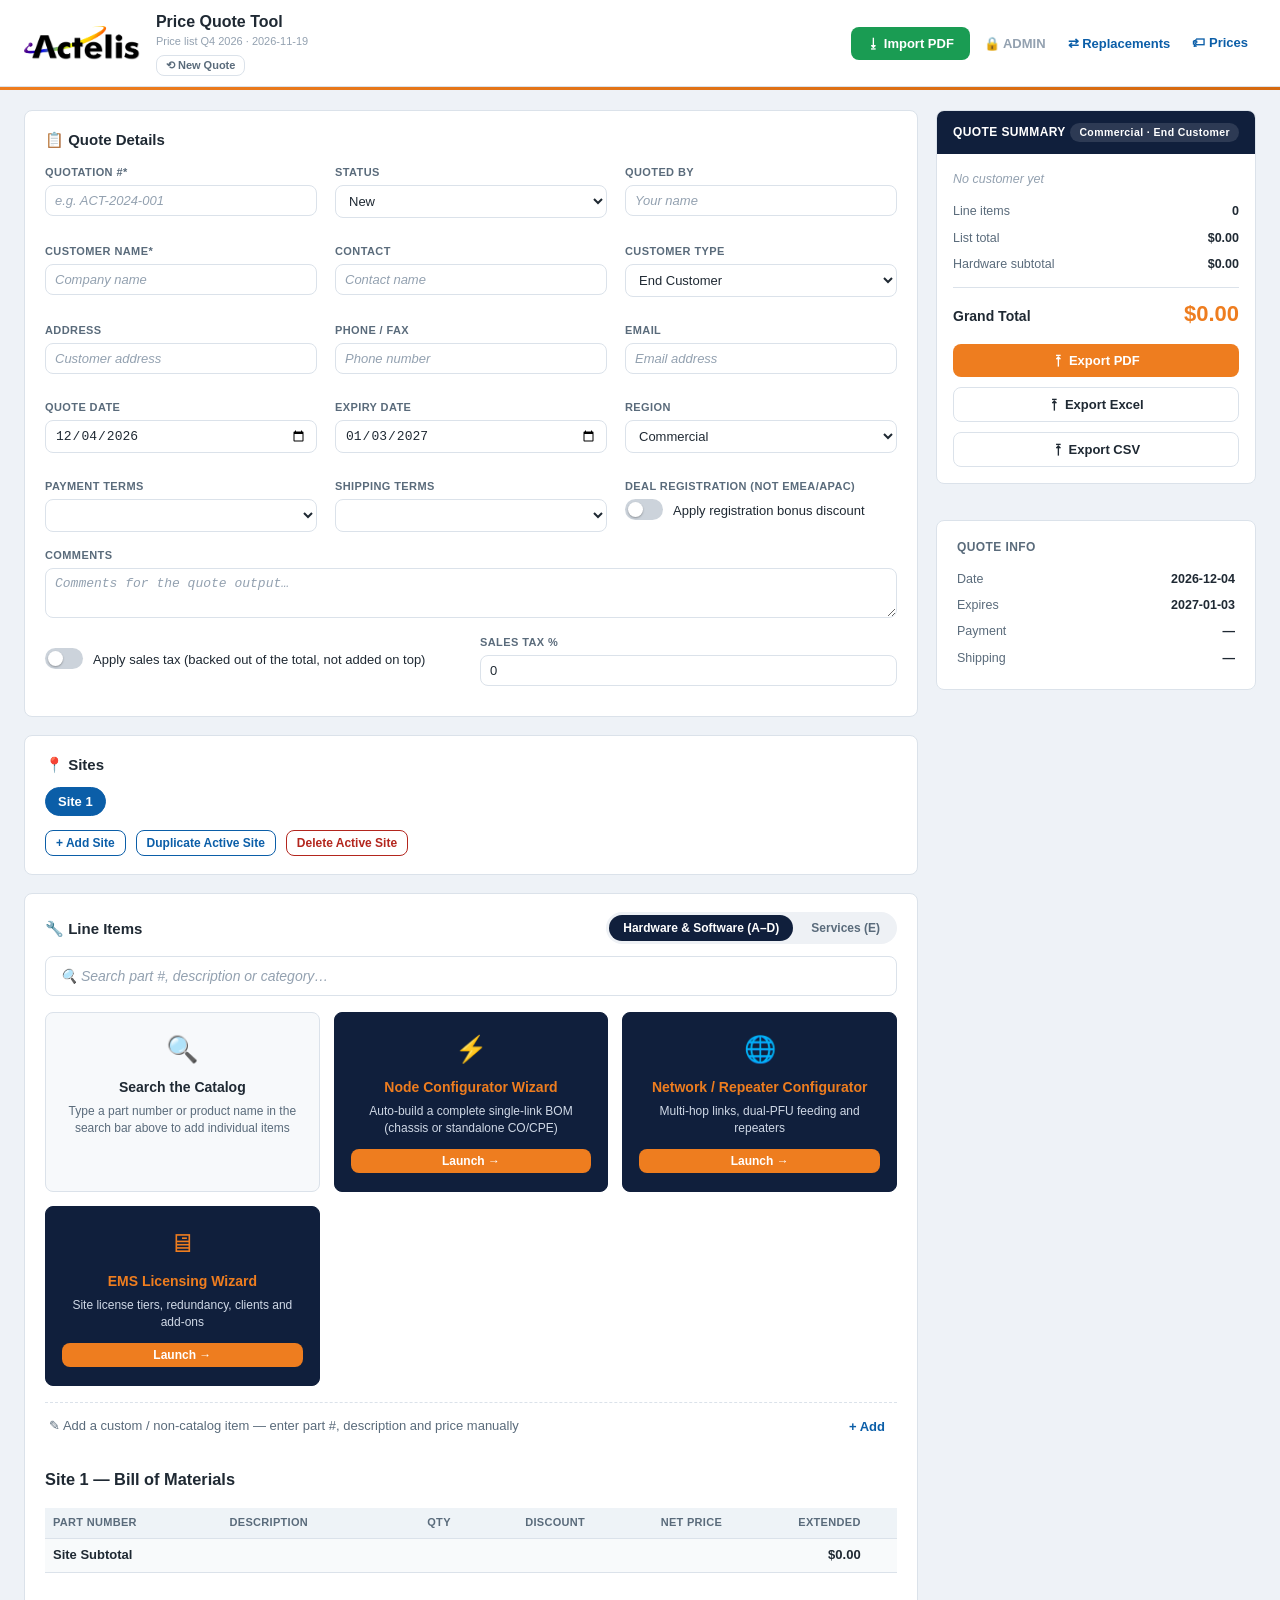
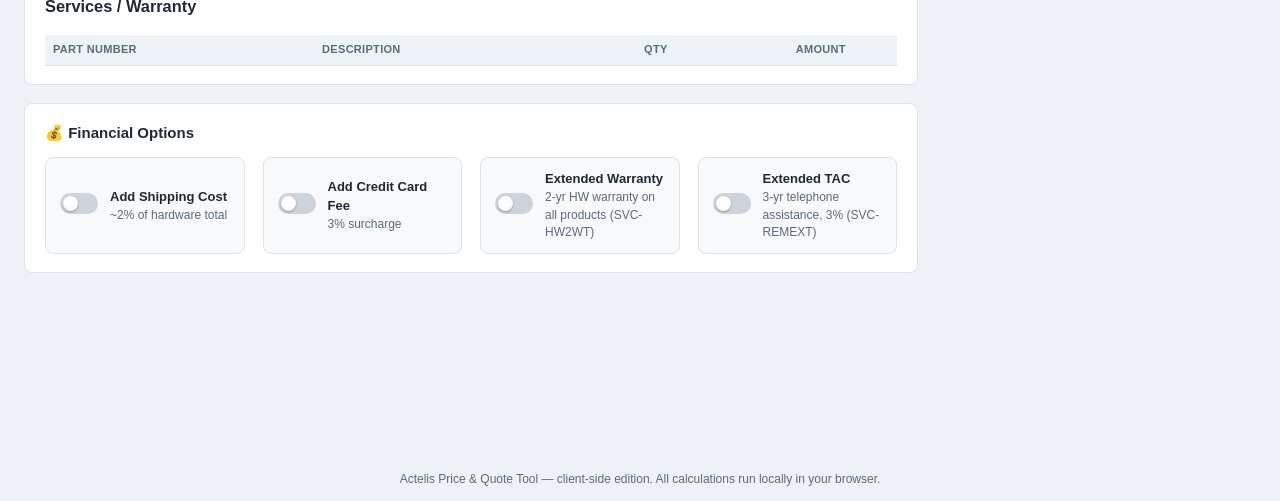
<file: index.html>
<!DOCTYPE html>
<html lang="en">
<head>
<meta charset="UTF-8">
<meta name="viewport" content="width=device-width, initial-scale=1.0">
<title>Actelis Price &amp; Quote Tool</title>
<link rel="stylesheet" href="css/style.css">
</head>
<body>

<header class="topbar no-print">
  <div class="topbar-left">
    <a href="index.html"><img src="assets/actelis-logo.png" alt="Actelis" class="topbar-logo"></a>
    <div class="topbar-title">
      <div class="topbar-title-row"><strong>Price Quote Tool</strong></div>
      <div class="topbar-subtitle" id="priceListMeta">Price list — loading…</div>
      <button class="btn outline tiny" id="newQuoteBtn" title="Clear the BOM and start a new quote">⟲ New Quote</button>
    </div>
  </div>
  <div class="topbar-right">
    <input type="file" id="importPdfInput" accept="application/pdf" hidden>
    <button class="btn green" id="importPdfBtn" title="Import a previously-exported quote PDF">⭳ Import PDF</button>
    <button class="btn link muted" id="adminNavBtn" title="Admin — Price List Manager">🔒 ADMIN</button>
    <button class="btn link" id="replacementsNavBtn" title="Manage discontinued-part replacements">⇄ Replacements</button>
    <a class="btn link" href="price-list.html" title="Browse the full price list">🏷 Prices</a>
  </div>
</header>
<div class="topbar-accent"></div>

<div class="page-grid container-wide">

  <div class="col-main">

    <section class="card no-print">
      <h2 class="card-title">📋 Quote Details</h2>
      <div class="grid grid-3">
        <div class="field"><label for="q-quotationNumber">Quotation #*</label><input id="q-quotationNumber" type="text" placeholder="e.g. ACT-2024-001"></div>
        <div class="field"><label for="q-status">Status</label><select id="q-status"></select></div>
        <div class="field"><label for="q-quotedBy">Quoted By</label><input id="q-quotedBy" type="text" placeholder="Your name"></div>

        <div class="field"><label for="q-customer">Customer Name*</label><input id="q-customer" type="text" placeholder="Company name"></div>
        <div class="field"><label for="q-customerContact">Contact</label><input id="q-customerContact" type="text" placeholder="Contact name"></div>
        <div class="field"><label for="customerType">Customer Type</label><select id="customerType"><option>End Customer</option><option>Reseller</option></select></div>

        <div class="field"><label for="q-address">Address</label><input id="q-address" type="text" placeholder="Customer address"></div>
        <div class="field"><label for="q-phone">Phone / Fax</label><input id="q-phone" type="text" placeholder="Phone number"></div>
        <div class="field"><label for="q-email">Email</label><input id="q-email" type="email" placeholder="Email address"></div>

        <div class="field"><label for="q-date">Quote Date</label><input id="q-date" type="date"></div>
        <div class="field"><label for="q-expirationDate">Expiry Date</label><input id="q-expirationDate" type="date"></div>
        <div class="field"><label for="region">Region</label><select id="region"></select></div>

        <div class="field"><label for="q-paymentTerms">Payment Terms</label><select id="q-paymentTerms"></select></div>
        <div class="field"><label for="q-shippingTerms">Shipping Terms</label><select id="q-shippingTerms"></select></div>
        <div class="field" id="dealRegField">
          <label for="dealRegistration">Deal Registration (not EMEA/APAC)</label>
          <div class="toggle-row"><label class="switch"><input type="checkbox" id="dealRegistration"><span class="slider"></span></label><span>Apply registration bonus discount</span></div>
        </div>
      </div>
      <div class="field"><label for="q-comments">Comments</label><textarea id="q-comments" placeholder="Comments for the quote output…"></textarea></div>

      <div class="grid grid-2" style="margin-top:4px">
        <div class="toggle-row"><label class="switch"><input type="checkbox" id="salesTaxEnabled"><span class="slider"></span></label><span>Apply sales tax (backed out of the total, not added on top)</span></div>
        <div class="field"><label for="salesTaxPct">Sales Tax %</label><input id="salesTaxPct" type="number" step="0.01" min="0" max="100" value="0"></div>
      </div>
    </section>

    <section class="card no-print">
      <div class="card-title-row"><h2 class="card-title">📍 Sites</h2></div>
      <div class="site-tabs" id="siteTabs"></div>
      <div class="actions-row">
        <button class="btn secondary small" id="addSiteBtn">+ Add Site</button>
        <button class="btn secondary small" id="dupSiteBtn">Duplicate Active Site</button>
        <button class="btn danger small" id="delSiteBtn">Delete Active Site</button>
      </div>
    </section>

    <section class="card no-print">
      <div class="card-title-row">
        <h2 class="card-title">🔧 Line Items</h2>
        <div class="pill-tabs" id="lineItemTabs">
          <button class="pill-tab active" data-tab="hardware">Hardware &amp; Software (A–D)</button>
          <button class="pill-tab" data-tab="services">Services (E)</button>
        </div>
      </div>

      <div class="search-bar-lg">
        <input type="text" id="catalogSearch" placeholder="🔍 Search part #, description or category…" autocomplete="off">
        <div class="search-results" id="catalogSearchResults"></div>
      </div>

      <div class="launcher-grid" id="hardwareLaunchers">
        <div class="launcher-card light">
          <div class="launcher-icon">🔍</div>
          <div class="launcher-title">Search the Catalog</div>
          <div class="launcher-desc">Type a part number or product name in the search bar above to add individual items</div>
        </div>
        <div class="launcher-card dark">
          <div class="launcher-icon accent">⚡</div>
          <div class="launcher-title">Node Configurator Wizard</div>
          <div class="launcher-desc">Auto-build a complete single-link BOM (chassis or standalone CO/CPE)</div>
          <button class="btn accent small launcher-launch" data-wizard="node">Launch →</button>
        </div>
        <div class="launcher-card dark">
          <div class="launcher-icon accent">🌐</div>
          <div class="launcher-title">Network / Repeater Configurator</div>
          <div class="launcher-desc">Multi-hop links, dual-PFU feeding and repeaters</div>
          <button class="btn accent small launcher-launch" data-wizard="network">Launch →</button>
        </div>
        <div class="launcher-card dark">
          <div class="launcher-icon accent">🖥</div>
          <div class="launcher-title">EMS Licensing Wizard</div>
          <div class="launcher-desc">Site license tiers, redundancy, clients and add-ons</div>
          <button class="btn accent small launcher-launch" data-wizard="ems">Launch →</button>
        </div>
      </div>

      <div class="launcher-grid" id="servicesLaunchers" style="display:none">
        <div class="launcher-card light" style="grid-column: 1 / -1">
          <div class="launcher-icon">🔍</div>
          <div class="launcher-title">Search Services / Warranty</div>
          <div class="launcher-desc">Type a description in the search bar above to add a service, support plan or warranty line</div>
        </div>
      </div>

      <div class="custom-add-row">
        <span>✎ Add a custom / non-catalog item — enter part #, description and price manually</span>
        <button class="btn link" id="customAddToggle">+ Add</button>
      </div>
      <div class="custom-add-form" id="customAddForm" style="display:none">
        <div class="grid grid-4">
          <div class="field"><label for="customPartNumber">Part #</label><input id="customPartNumber" type="text"></div>
          <div class="field" style="grid-column:span 2"><label for="customDescription">Description</label><input id="customDescription" type="text"></div>
          <div class="field"><label for="customPrice">Unit Price</label><input id="customPrice" type="number" step="0.01" min="0" value="0"></div>
        </div>
        <div class="grid grid-4">
          <div class="field"><label for="customQty">Qty</label><input id="customQty" type="number" min="1" value="1"></div>
        </div>
        <button class="btn secondary small" id="customAddBtn">Add to BOM</button>
      </div>

      <h3 id="activeSiteLabel" style="margin-top:18px">Site 1 — Bill of Materials</h3>
      <div style="overflow-x:auto">
        <table>
          <thead><tr><th>Part Number</th><th>Description</th><th class="num">Qty</th><th class="num">Discount</th><th class="num">Net Price</th><th class="num">Extended</th><th></th></tr></thead>
          <tbody id="bomTableBody"></tbody>
          <tfoot><tr class="subtotal-row"><td colspan="5">Site Subtotal</td><td class="num" id="siteSubtotalCell">$0.00</td><td></td></tr></tfoot>
        </table>
      </div>

      <h3 style="margin-top:22px">Services / Warranty</h3>
      <table style="margin-top:8px">
        <thead><tr><th>Part Number</th><th>Description</th><th class="num">Qty</th><th class="num">Amount</th><th></th></tr></thead>
        <tbody id="servicesTableBody"></tbody>
      </table>
    </section>

    <section class="card no-print">
      <h2 class="card-title">💰 Financial Options</h2>
      <div class="grid grid-4 fin-options">
        <div class="fin-option">
          <label class="switch"><input type="checkbox" id="finShipping"><span class="slider"></span></label>
          <div><div class="fin-title">Add Shipping Cost</div><div class="fin-sub">~2% of hardware total</div></div>
        </div>
        <div class="fin-option">
          <label class="switch"><input type="checkbox" id="finCreditCard"><span class="slider"></span></label>
          <div><div class="fin-title">Add Credit Card Fee</div><div class="fin-sub">3% surcharge</div></div>
        </div>
        <div class="fin-option">
          <label class="switch"><input type="checkbox" id="finWarranty"><span class="slider"></span></label>
          <div><div class="fin-title">Extended Warranty</div><div class="fin-sub">2-yr HW warranty on all products (SVC-HW2WT)</div></div>
        </div>
        <div class="fin-option">
          <label class="switch"><input type="checkbox" id="finExtTac"><span class="slider"></span></label>
          <div><div class="fin-title">Extended TAC</div><div class="fin-sub">3-yr telephone assistance, 3% (SVC-REMEXT)</div></div>
        </div>
      </div>
    </section>

  </div>

  <div class="col-side no-print">
    <section class="card summary-card">
      <div class="summary-header"><span>QUOTE SUMMARY</span><span class="summary-badge" id="summaryBadge">Commercial · End Customer</span></div>
      <div class="summary-body">
        <div class="summary-customer" id="summaryCustomer">No customer yet</div>
        <div class="summary-row"><span>Line items</span><span id="summaryLineItems">0</span></div>
        <div class="summary-row"><span>List total</span><span id="summaryListTotal">$0.00</span></div>
        <div class="summary-row"><span>Hardware subtotal</span><span id="summaryHwSubtotal">$0.00</span></div>
        <div class="summary-divider"></div>
        <div class="summary-grand"><span>Grand Total</span><span id="summaryGrandTotal">$0.00</span></div>
        <button class="btn accent full" id="exportPdfBtn">⭱ Export PDF</button>
        <button class="btn outline full" id="exportExcelBtn">⭱ Export Excel</button>
        <button class="btn outline full" id="exportCsvBtn">⭱ Export CSV</button>
      </div>
    </section>
    <section class="card quote-info-card">
      <h3>Quote Info</h3>
      <div class="qi-row"><span>Date</span><span id="qiDate">—</span></div>
      <div class="qi-row"><span>Expires</span><span id="qiExpires">—</span></div>
      <div class="qi-row"><span>Payment</span><span id="qiPayment">—</span></div>
      <div class="qi-row"><span>Shipping</span><span id="qiShipping">—</span></div>
    </section>
  </div>

</div>

<div id="print-area-wrapper" class="container">
  <div id="print-area"></div>
</div>

<p class="footer-note no-print">Actelis Price &amp; Quote Tool — client-side edition. All calculations run locally in your browser.</p>

<!-- ===================== Wizard modal (Node / Network / EMS) ===================== -->
<div class="modal-overlay" id="wizardModalOverlay">
  <div class="modal modal-wide">
    <div class="modal-header">
      <div><h2 id="wizardModalTitle">Configurator Wizard</h2><p>Adds line items to the currently active site.</p></div>
      <button class="modal-close" id="wizardModalClose">&times;</button>
    </div>
    <div class="modal-body">
      <div id="nodeWizard" style="display:none"></div>
      <div id="networkWizard" style="display:none"></div>
      <div id="emsWizard" style="display:none"></div>
    </div>
  </div>
</div>

<!-- ===================== Admin — Price List Manager modal ===================== -->
<div class="modal-overlay" id="adminModalOverlay">
  <div class="modal modal-wide">
    <div class="modal-header">
      <div><h2>⚙ ADMIN — PRICE LIST MANAGER</h2>
        <p>Upload a CSV/XLSX → preview changes → download <code>prices.json</code> → commit to GitHub</p></div>
      <button class="modal-close" id="adminModalClose">&times;</button>
    </div>
    <div class="step-indicator" id="adminSteps">
      <div class="step-item active" data-step="1"><span>📤</span><span><span class="step-num">Step 1</span>Upload File</span></div>
      <span class="step-sep">›</span>
      <div class="step-item" data-step="2"><span>🔎</span><span><span class="step-num">Step 2</span>Preview Changes</span></div>
      <span class="step-sep">›</span>
      <div class="step-item" data-step="3"><span>⬇</span><span><span class="step-num">Step 3</span>Download JSON</span></div>
      <span class="step-sep">›</span>
      <div class="step-item" data-step="4"><span>🚀</span><span><span class="step-num">Step 4</span>git push</span></div>
    </div>
    <div class="modal-body">
      <div class="admin-tabs">
        <button class="admin-tab active" data-admintab="hardware">Hardware Price List</button>
        <button class="admin-tab" data-admintab="discount">Discount Table</button>
      </div>

      <div id="adminHardwarePane">
        <div class="notice info">
          <strong>Recommended:</strong> upload <code>PriceList.xlsx</code> — columns:
          <code>Category, Part Num, Description, Comments, LP $</code>.<br>
          Also accepts <code>Price_List_Letter.xlsx</code> or a plain <code>.csv</code> with the same columns.
        </div>
        <div class="dropzone" id="hardwareDropzone">
          <input type="file" id="hardwareFileInput" accept=".csv,.xlsx" hidden>
          <div class="dropzone-icon">📁</div>
          <div class="dropzone-title">Drop CSV/XLSX file here or click to browse</div>
          <div class="dropzone-sub">Accepts .xlsx (Price_List_Letter.xlsx) or .csv files</div>
        </div>
        <div id="hardwarePreview"></div>
      </div>

      <div id="adminDiscountPane" style="display:none">
        <div class="notice info">
          <strong>Recommended:</strong> upload a CSV/XLSX with columns:
          <code>Category, Category Type, End Customer Discount, Reseller Discount</code> (fractions or percentages).
        </div>
        <div class="dropzone" id="discountDropzone">
          <input type="file" id="discountFileInput" accept=".csv,.xlsx" hidden>
          <div class="dropzone-icon">📁</div>
          <div class="dropzone-title">Drop CSV/XLSX file here or click to browse</div>
          <div class="dropzone-sub">Accepts .xlsx or .csv files</div>
        </div>
        <div id="discountPreview"></div>
      </div>
    </div>
    <div class="modal-footer">
      <button class="btn outline" id="adminCancelBtn">Cancel</button>
      <button class="btn accent" id="adminDownloadBtn" disabled>⬇ Download prices.json</button>
    </div>
  </div>
</div>

<!-- ===================== Replacements Manager modal ===================== -->
<div class="modal-overlay" id="replacementsModalOverlay">
  <div class="modal modal-wide">
    <div class="modal-header">
      <div><h2>⇄ REPLACEMENTS MANAGER</h2>
        <p>Map a discontinued part number to its current replacement — upload → preview → download <code>replacements.json</code> → commit to GitHub</p></div>
      <button class="modal-close" id="replacementsModalClose">&times;</button>
    </div>
    <div class="modal-body">
      <div class="notice info">
        <strong>Recommended:</strong> upload a CSV/XLSX with columns:
        <code>Old Part Number, New Part Number, AC/DC Adapter PN(s), Cable PN(s), Notes</code>. The AC/DC Adapter
        and Cable columns are optional — separate multiple part numbers with a comma or semicolon — and only
        needed to pin exactly which options the Node/Network Configurator wizards should offer for the new part
        number (see below). The current list already loaded is shown below — add rows manually, or upload a file
        to merge in bulk.
      </div>
      <div class="dropzone" id="replacementsDropzone">
        <input type="file" id="replacementsFileInput" accept=".csv,.xlsx" hidden>
        <div class="dropzone-icon">📁</div>
        <div class="dropzone-title">Drop CSV/XLSX file here or click to browse</div>
        <div class="dropzone-sub">Accepts .xlsx or .csv files — merges with the list below</div>
      </div>

      <div class="grid grid-3" style="align-items:end;margin-bottom:10px">
        <div class="field"><label for="replOldPn">Old Part Number</label><input id="replOldPn" type="text"></div>
        <div class="field"><label for="replNewPn">New Part Number</label><input id="replNewPn" type="text"></div>
        <div><button class="btn secondary small" id="replAddRowBtn">+ Add Row</button></div>
      </div>
      <div class="grid grid-2" style="margin-bottom:6px">
        <div class="field">
          <label for="replAcdcPns">AC/DC Adapter PN(s) for the new part <span style="color:var(--text-muted);font-weight:400">(optional)</span></label>
          <input id="replAcdcPns" type="text" placeholder="e.g. 506R61181, 506R61182">
        </div>
        <div class="field">
          <label for="replCablePns">Cable PN(s) for the new part <span style="color:var(--text-muted);font-weight:400">(optional)</span></label>
          <input id="replCablePns" type="text" placeholder="e.g. 504R60101">
        </div>
      </div>
      <p style="color:var(--text-muted);font-size:12px;margin-top:0;margin-bottom:12px">
        Filling these in tells the Node/Network Configurator wizards exactly which AC/DC Adapter and Cable options
        to offer once this new part number is picked as the CO/Node model — overriding the wizard's automatic,
        family-based guess for just those two fields. Leave blank to keep the wizard's automatic behavior.
      </p>

      <table>
        <thead><tr><th>Old Part #</th><th>New Part #</th><th>AC/DC Adapter PN(s)</th><th>Cable PN(s)</th><th>Notes</th><th></th></tr></thead>
        <tbody id="replacementsTableBody"></tbody>
      </table>
    </div>
    <div class="modal-footer">
      <button class="btn outline" id="replacementsCancelBtn">Cancel</button>
      <button class="btn accent" id="replacementsDownloadBtn">⬇ Download replacements.json</button>
    </div>
  </div>
</div>

<script src="js/vendor/pdf-lib.min.js"></script>
<script src="js/vendor/xlsx.full.min.js"></script>
<script src="js/vendor/pdfjs.min.js"></script>
<script src="js/data.js"></script>
<script src="js/compat-matrix.js"></script>
<script src="js/discount.js"></script>
<script src="js/quote.js"></script>
<script src="js/wizard-ems.js"></script>
<script src="js/wizard-node.js"></script>
<script src="js/wizard-network.js"></script>
<script src="js/wizard-templates.js"></script>
<script src="js/pdf.js"></script>
<script src="js/export.js"></script>
<script src="js/admin.js"></script>
<script src="js/app.js"></script>
<script>App.initQuoteBuilderPage();</script>
</body>
</html>
</file>
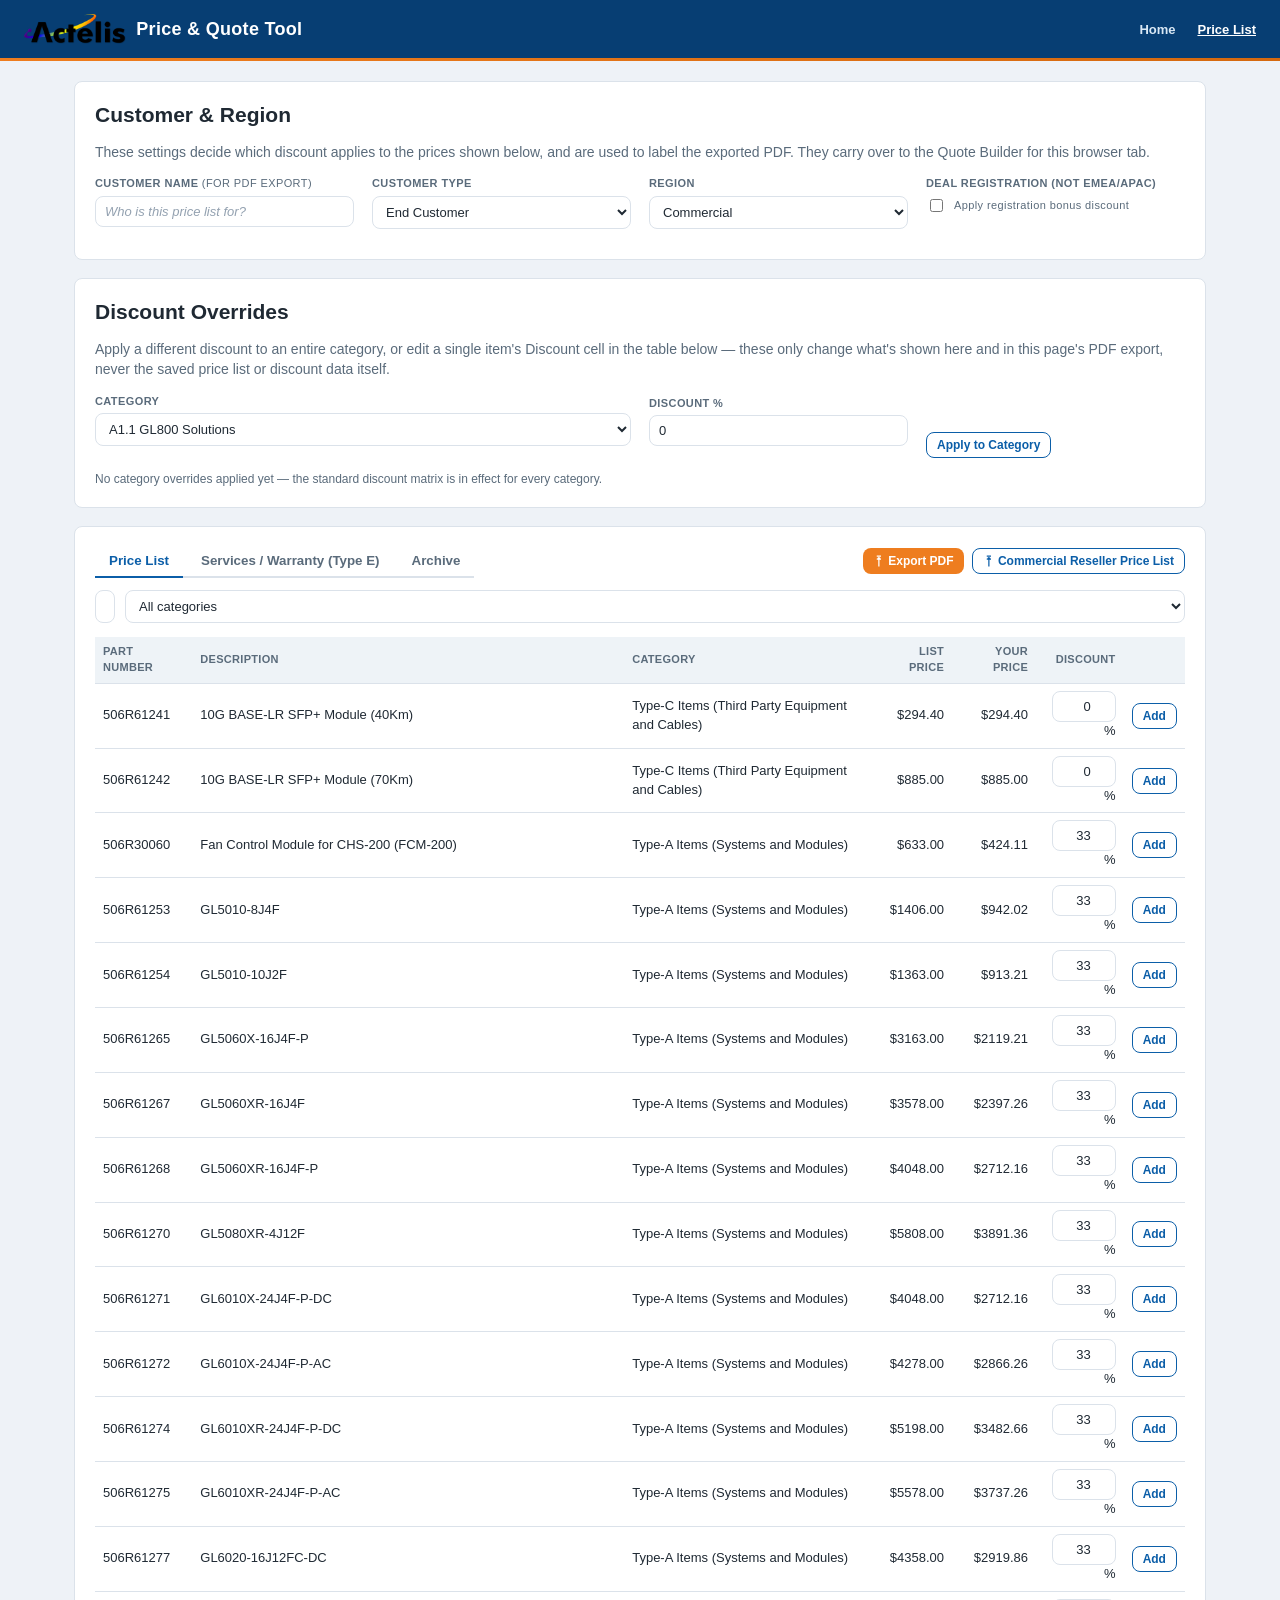
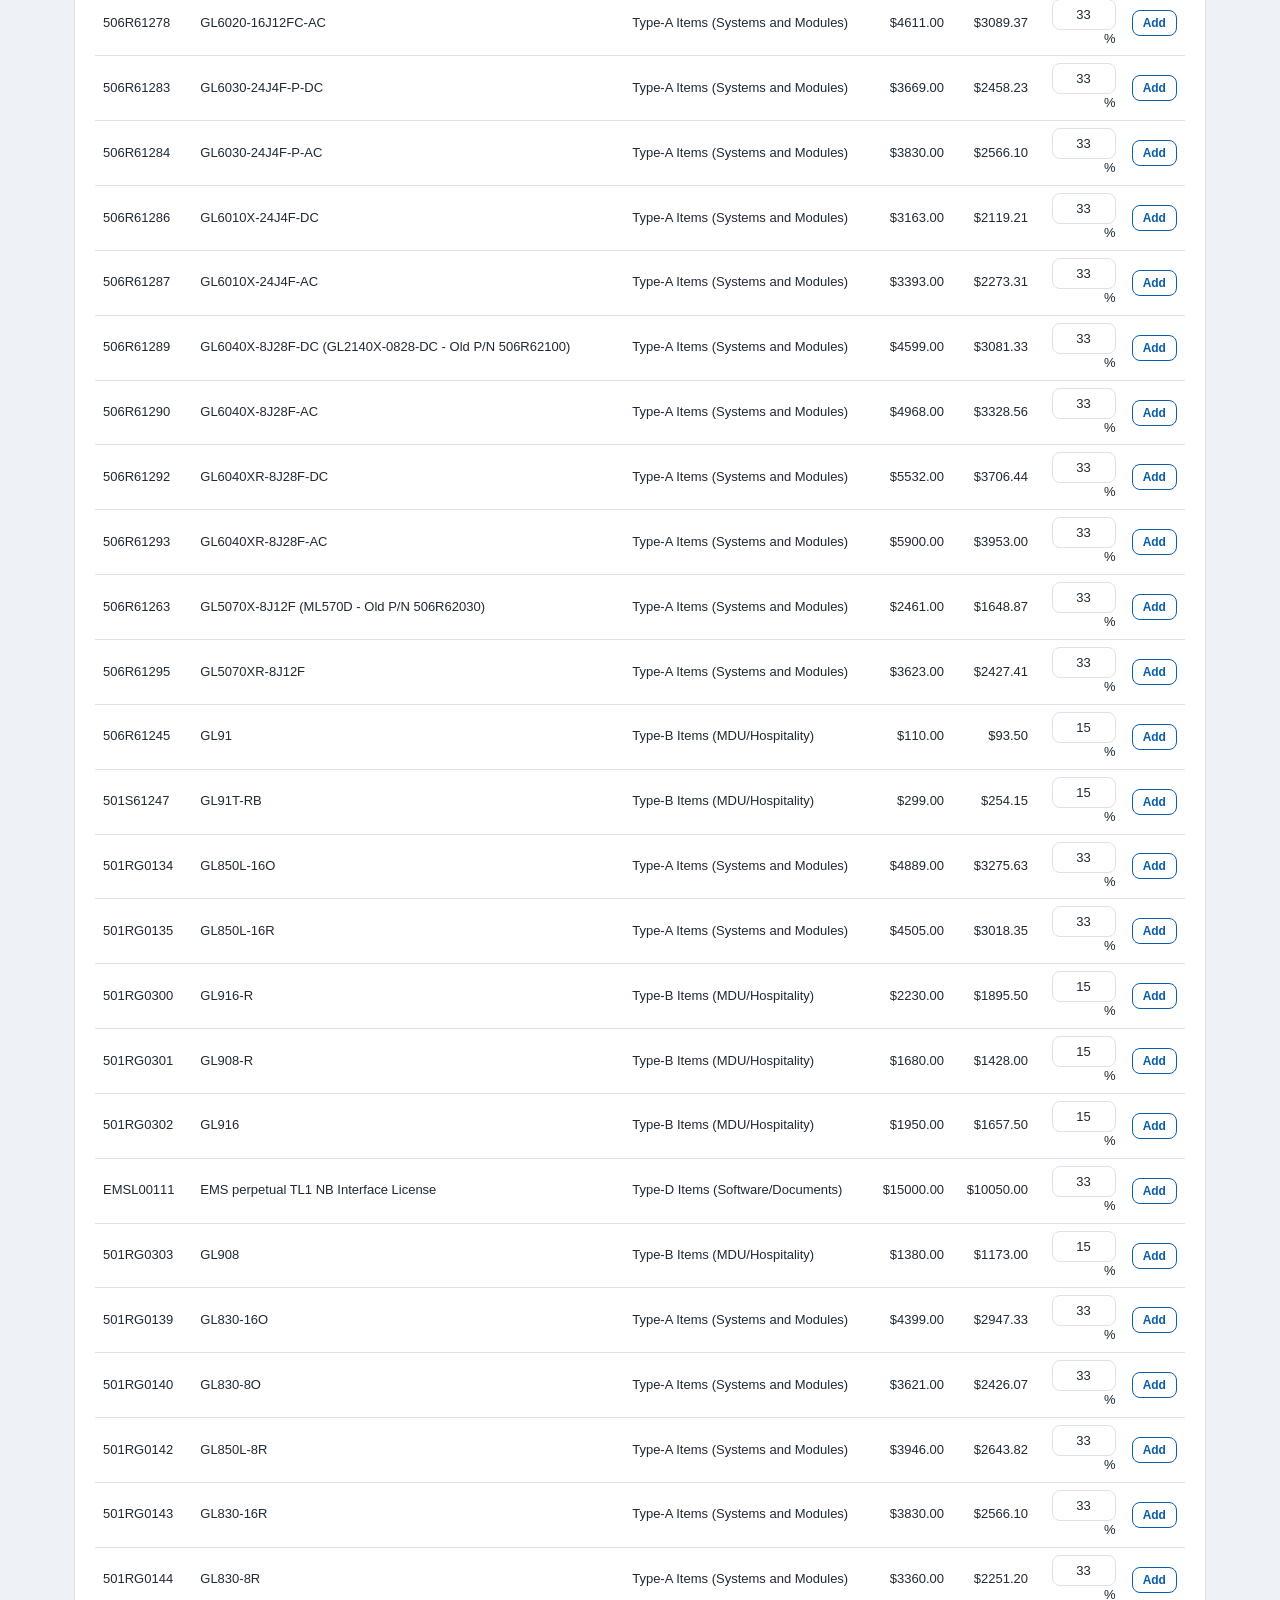
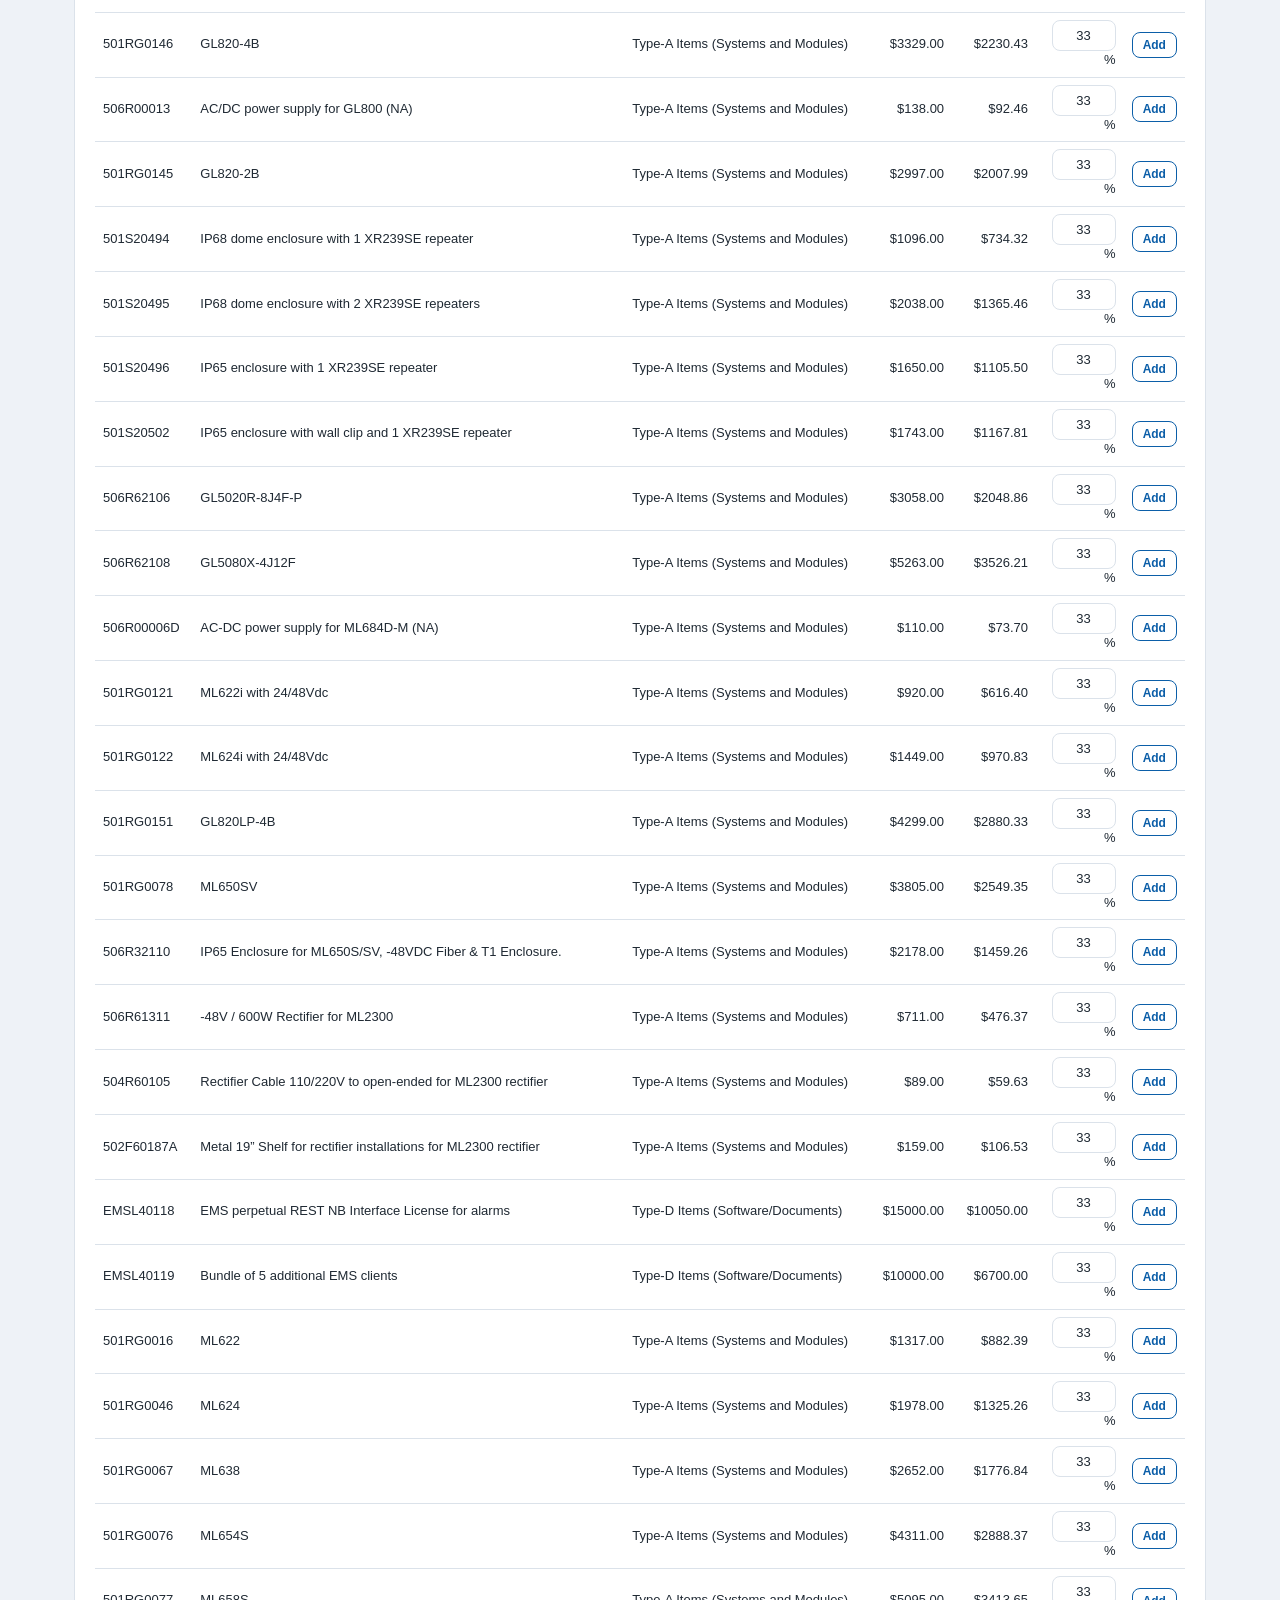
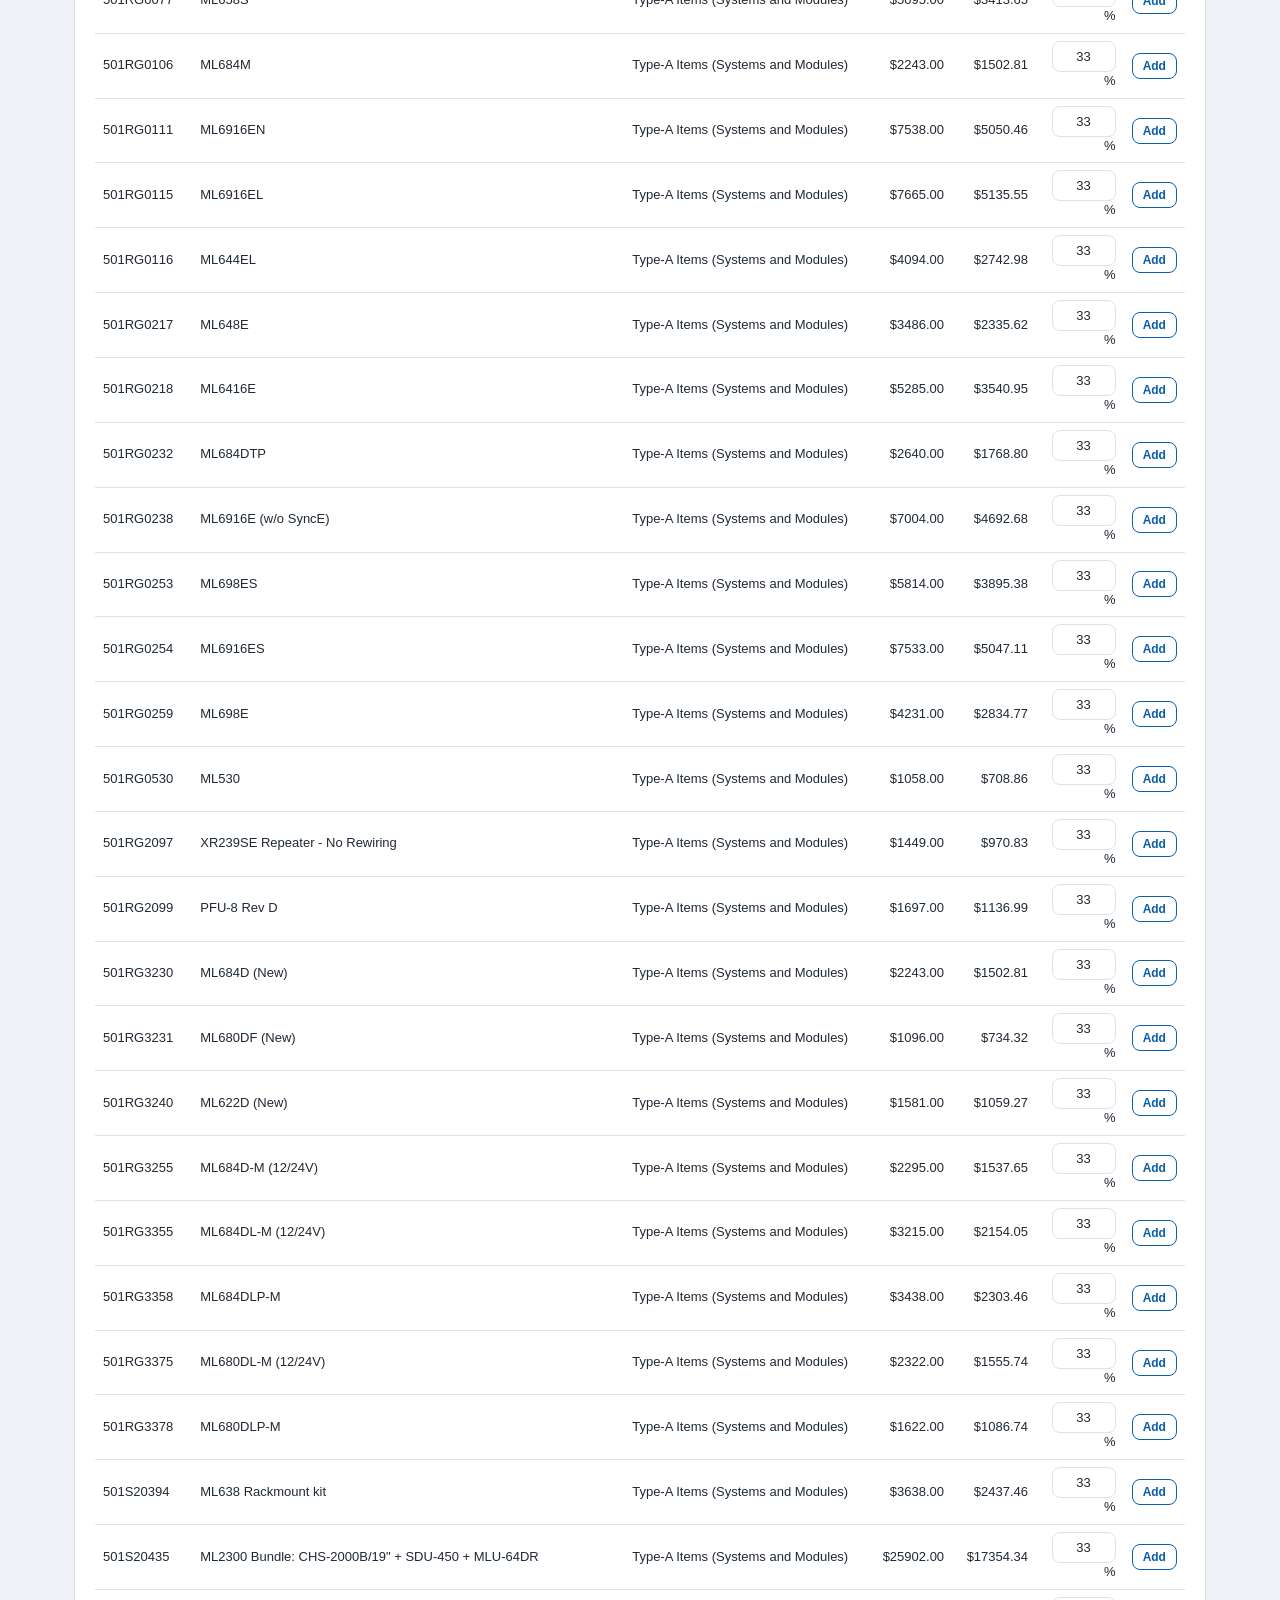
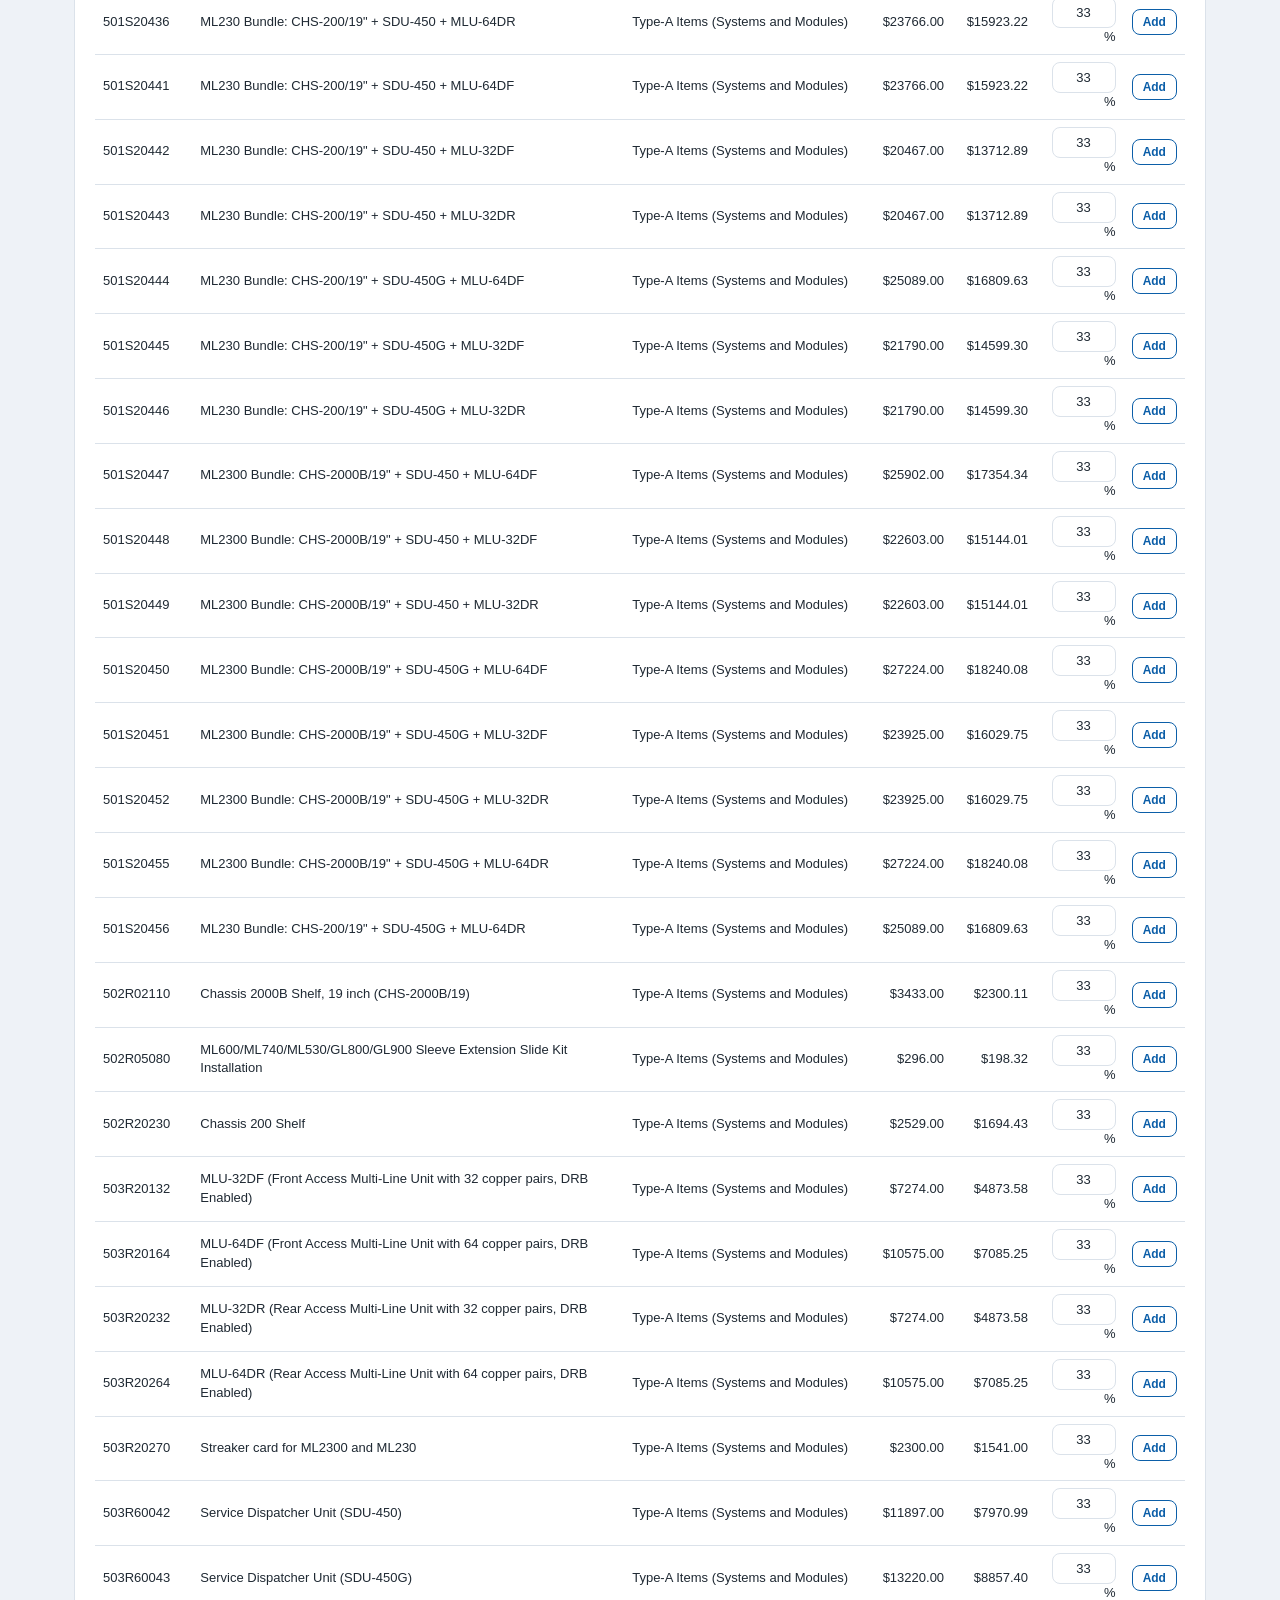
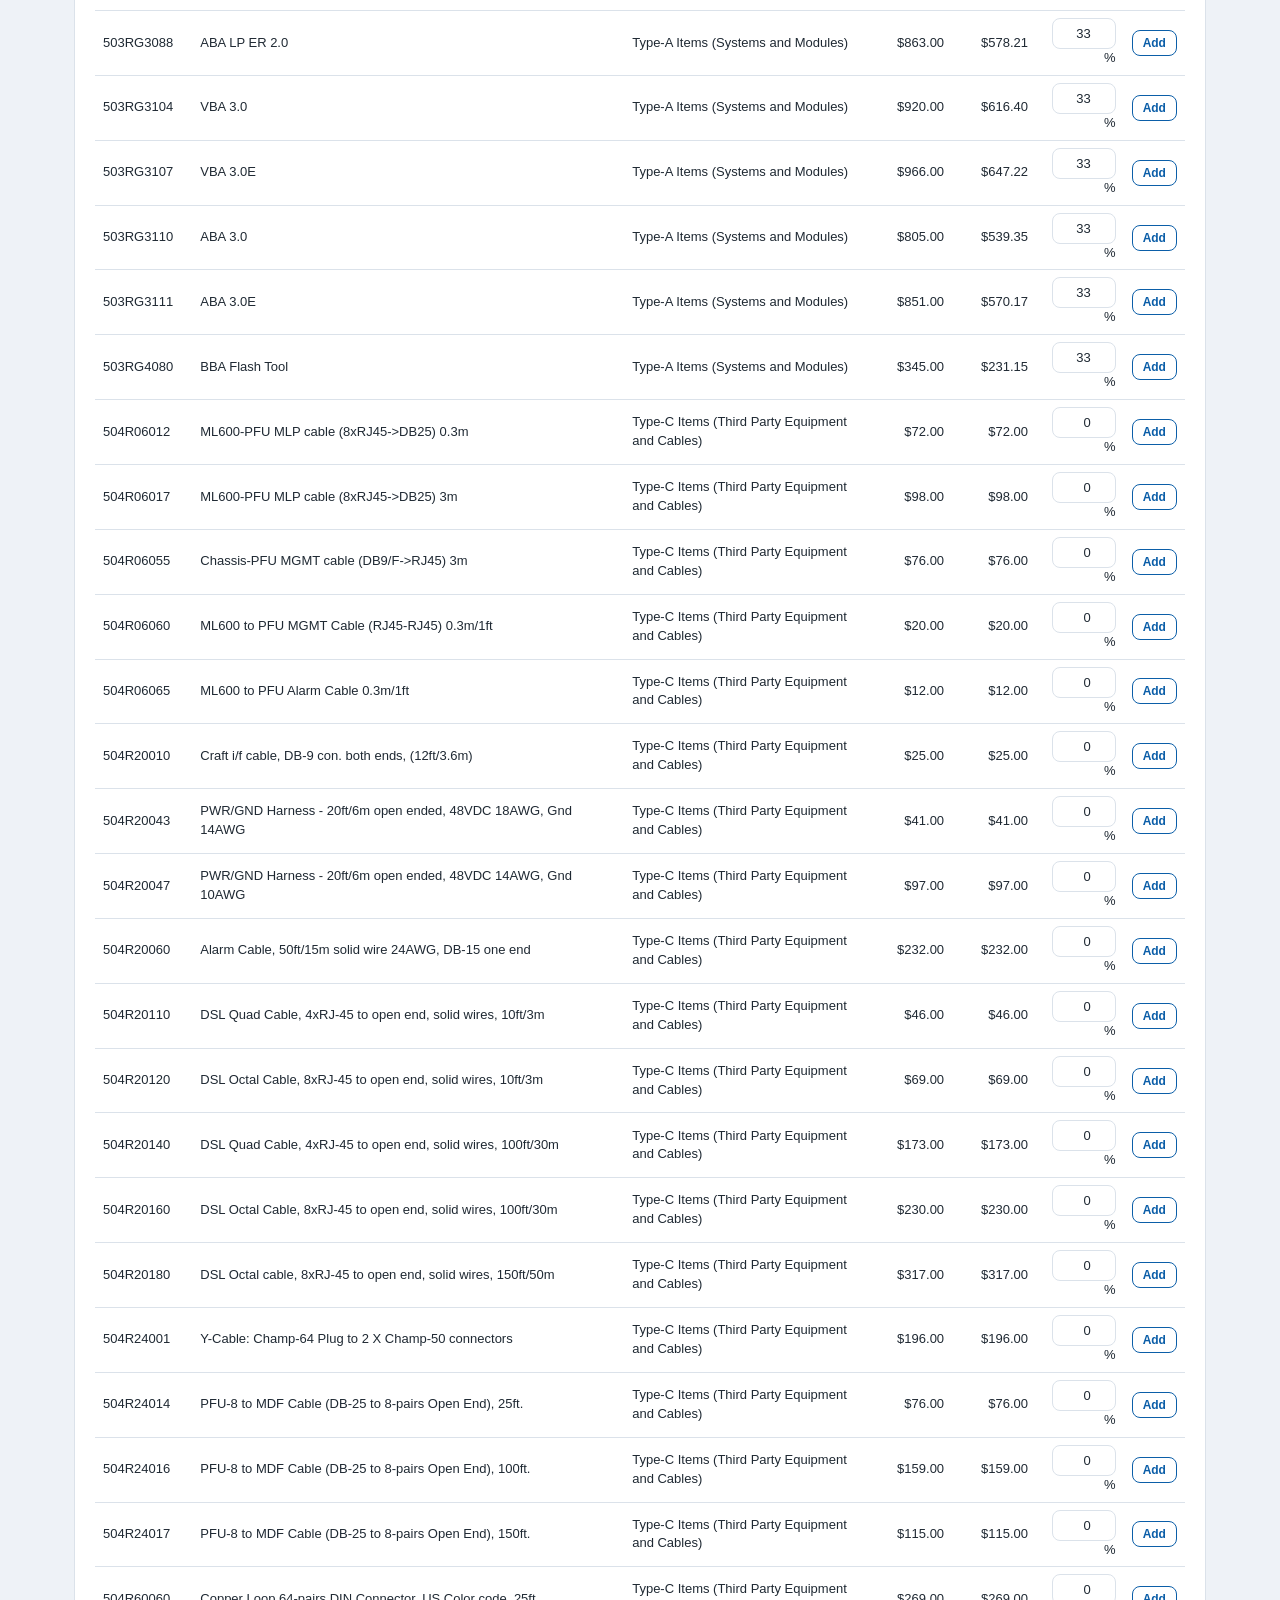
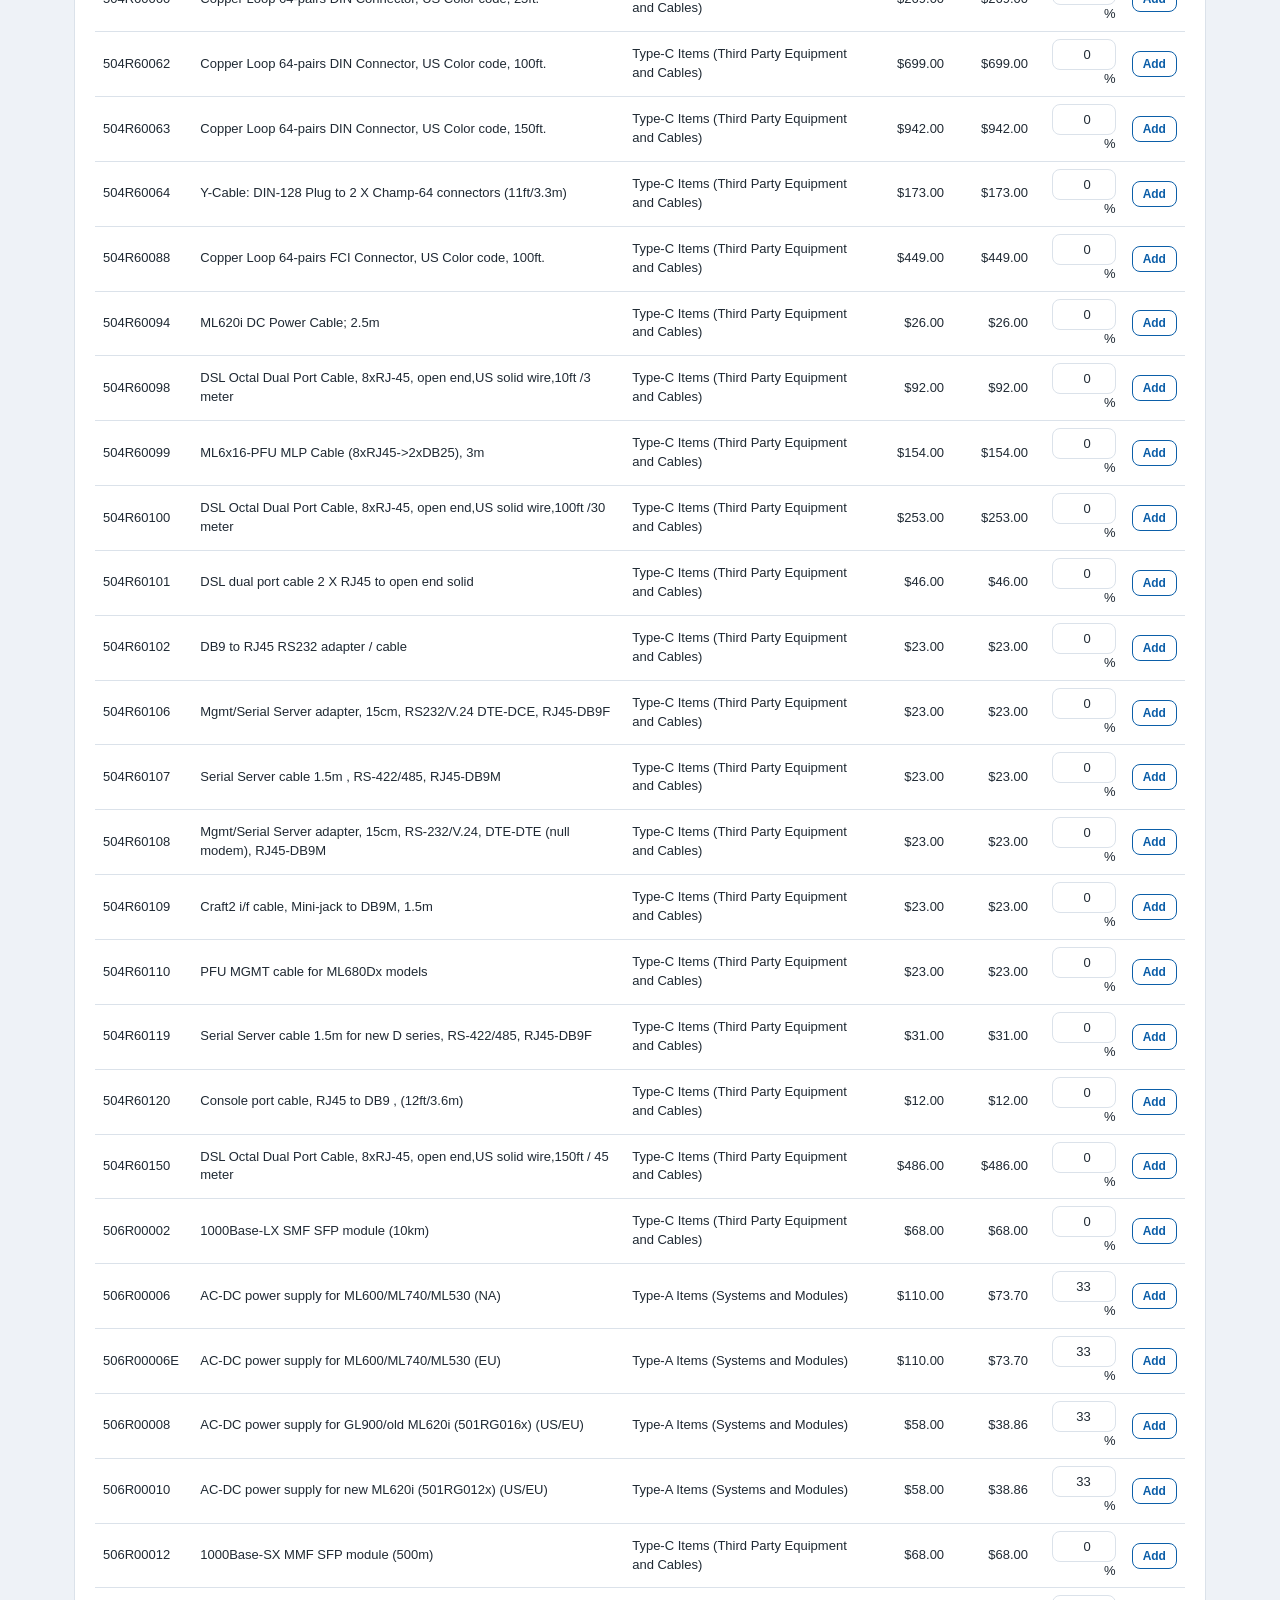
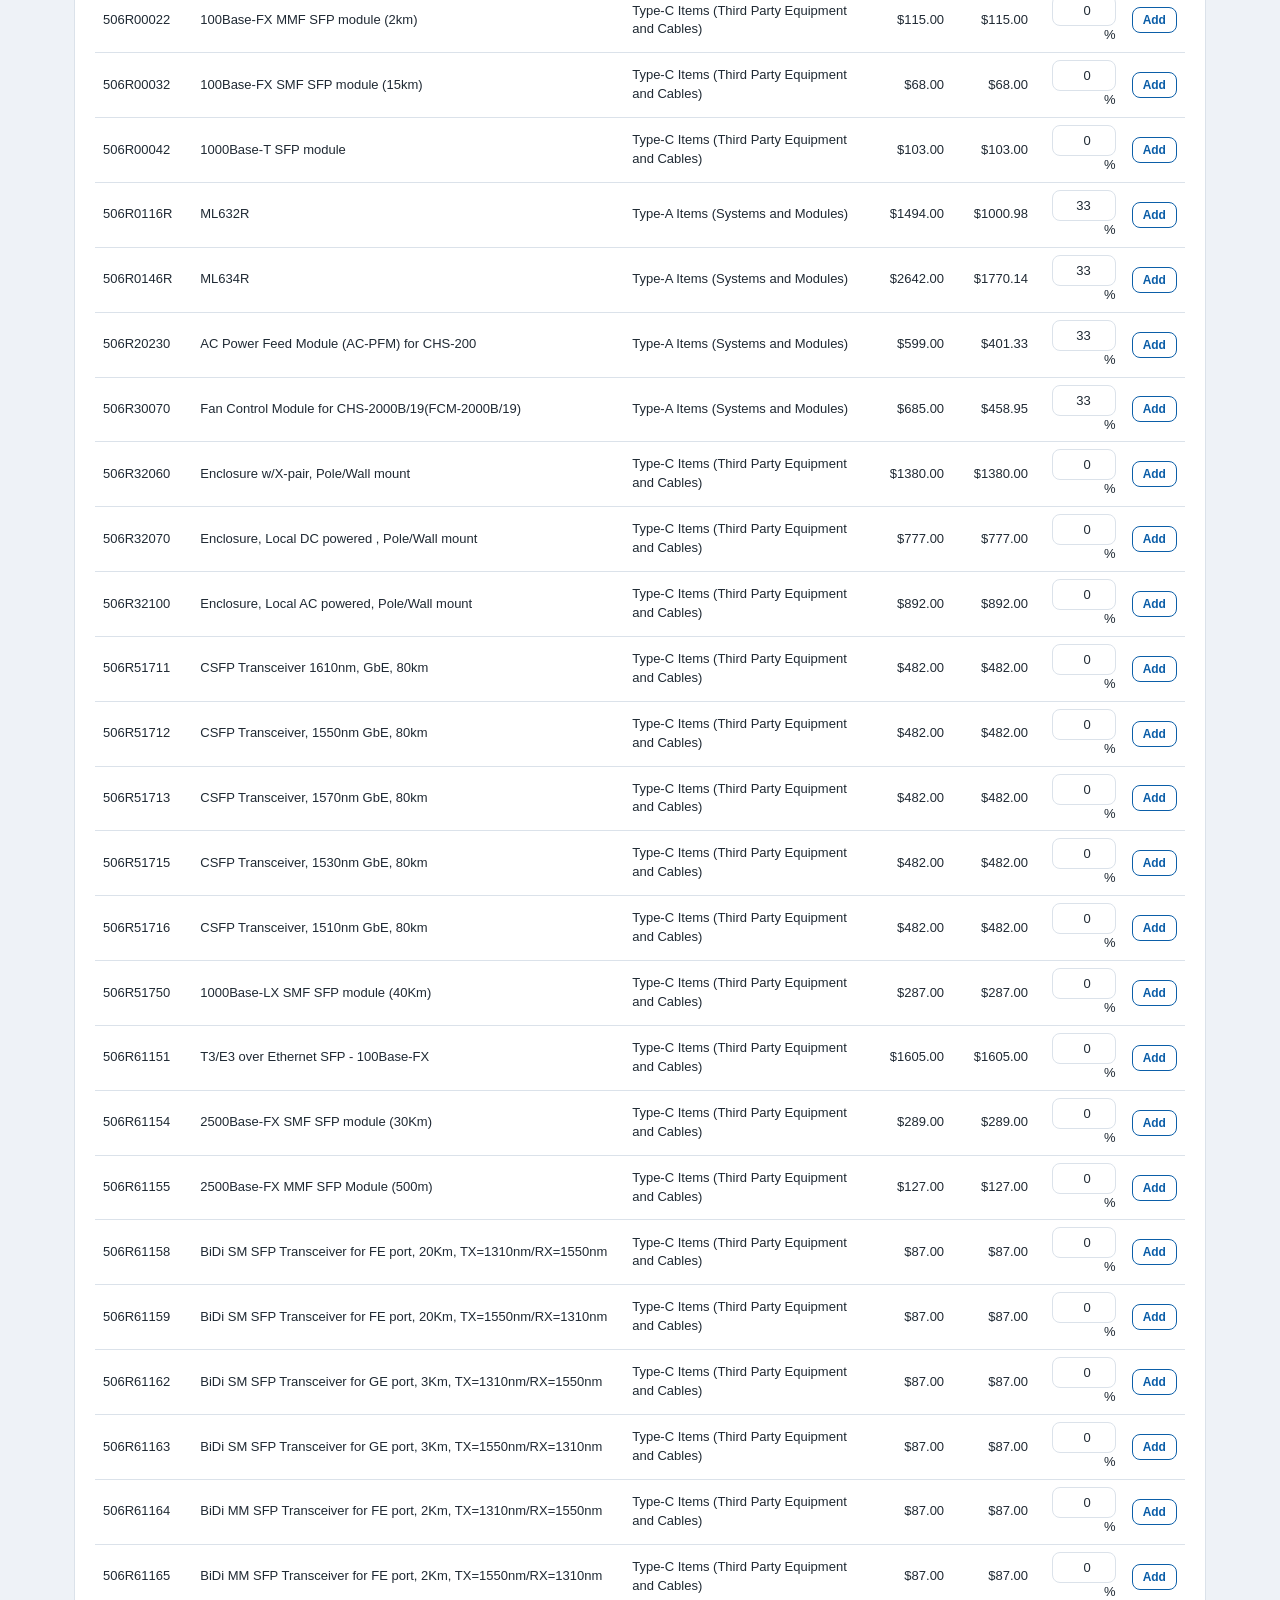
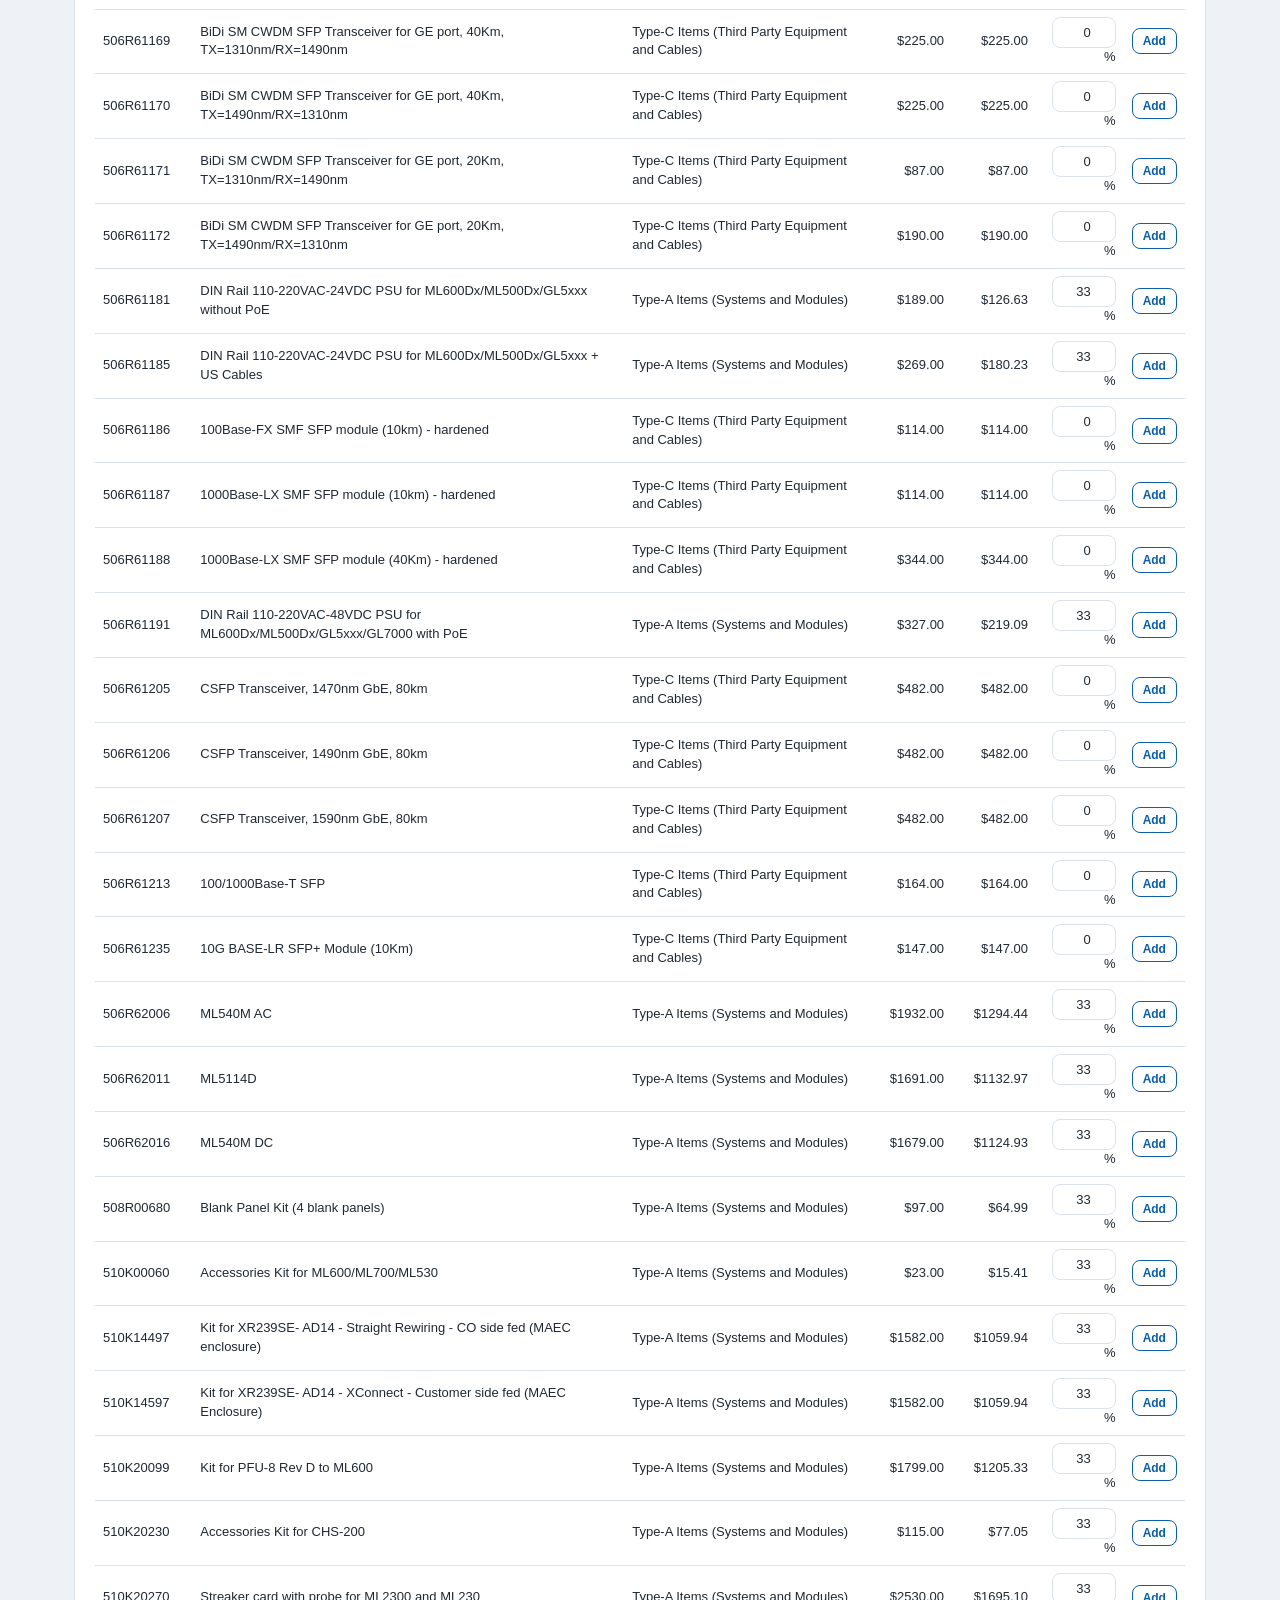
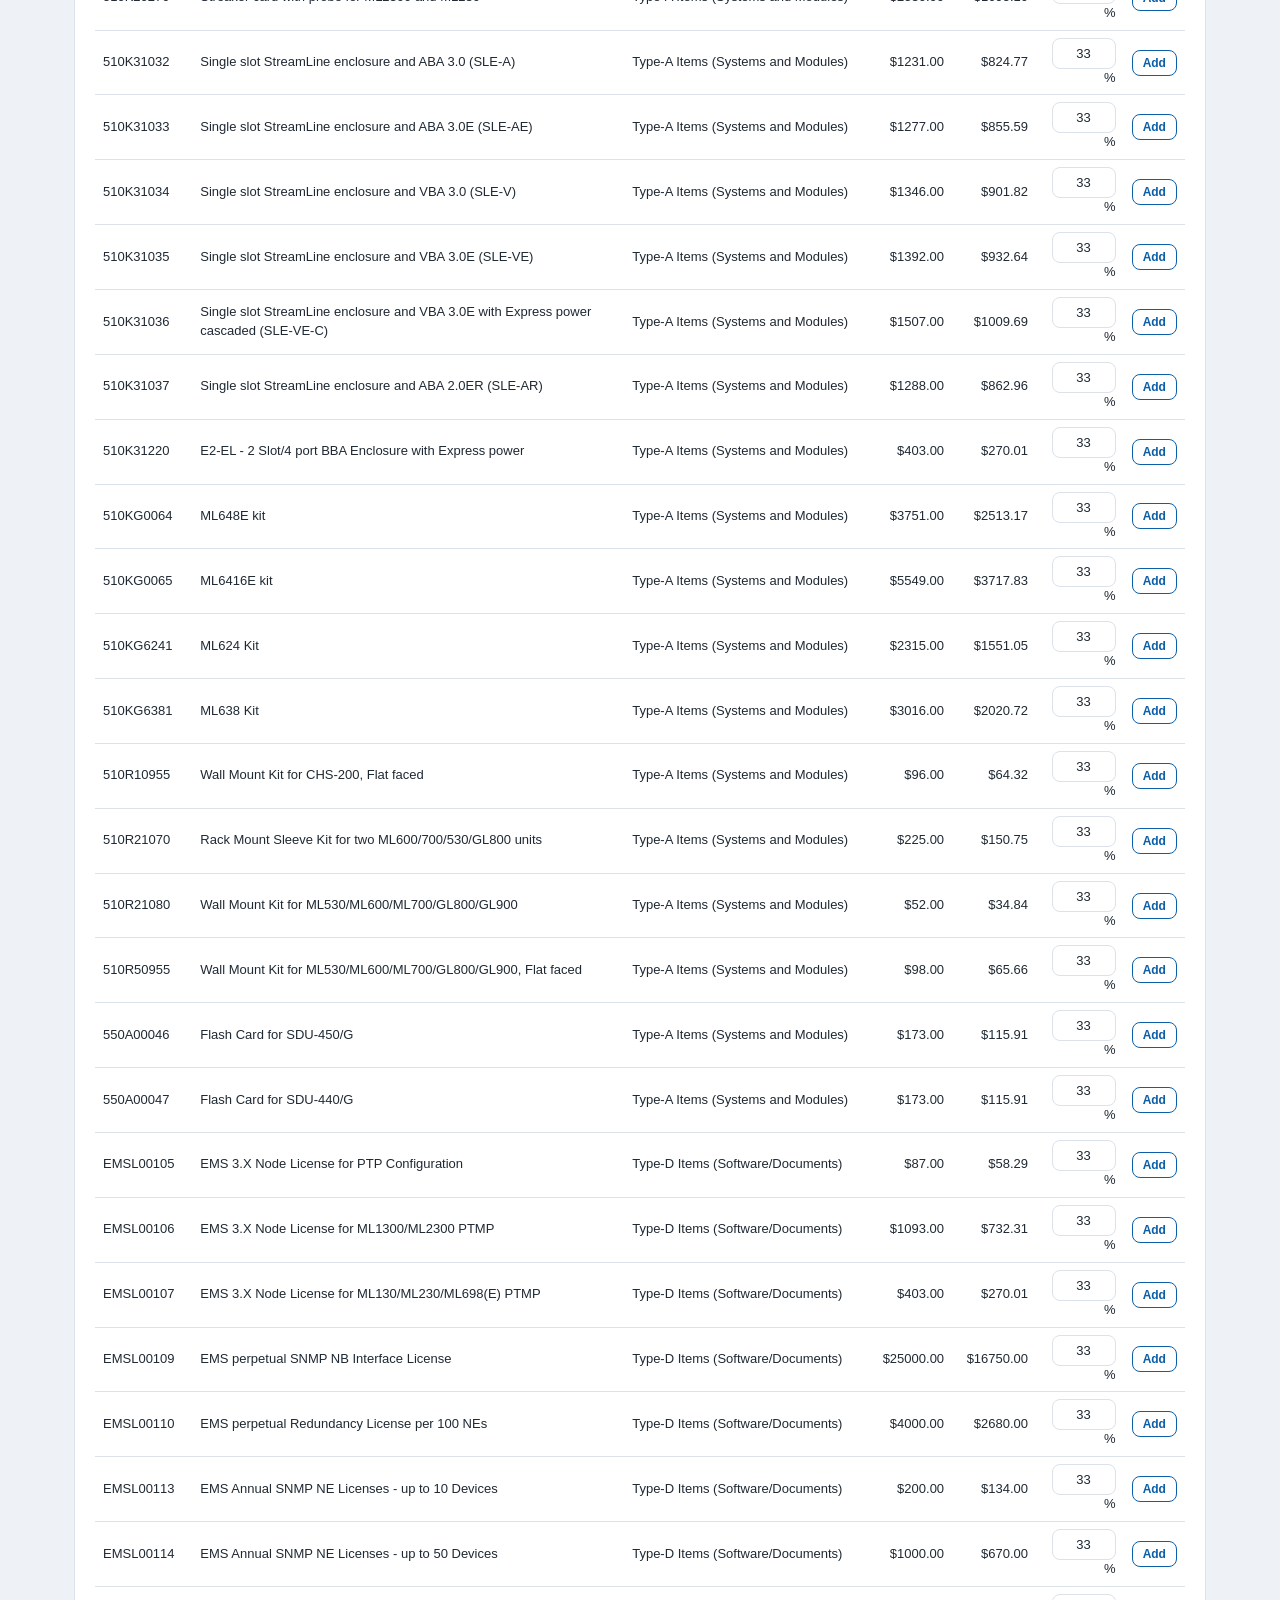
<file: price-list.html>
<!DOCTYPE html>
<html lang="en">
<head>
<meta charset="UTF-8">
<meta name="viewport" content="width=device-width, initial-scale=1.0">
<title>Price List — Actelis Price &amp; Quote Tool</title>
<link rel="stylesheet" href="css/style.css">
</head>
<body>

<header class="site-header">
  <a class="brand brand-row" href="index.html"><img src="assets/actelis-logo-small.png" alt="Actelis"><span>Price &amp; Quote Tool</span></a>
  <nav>
    <a href="index.html">Home</a>
    <a href="price-list.html" class="active">Price List</a>
  </nav>
</header>
<div class="topbar-accent"></div>

<div class="container">

  <div class="card">
    <h2>Customer &amp; Region</h2>
    <p style="margin-top:-6px;color:var(--text-muted)">These settings decide which discount applies to the prices shown below, and are used to label the exported PDF. They carry over to the Quote Builder for this browser tab.</p>
    <div class="grid grid-4">
      <div class="field">
        <label for="plCustomerName">Customer Name <span style="color:var(--text-muted);font-weight:400">(for PDF export)</span></label>
        <input type="text" id="plCustomerName" placeholder="Who is this price list for?">
      </div>
      <div class="field">
        <label for="customerType">Customer Type</label>
        <select id="customerType">
          <option>End Customer</option>
          <option>Reseller</option>
        </select>
      </div>
      <div class="field">
        <label for="region">Region</label>
        <select id="region"></select>
      </div>
      <div class="field" id="dealRegField">
        <label for="dealRegistration">Deal Registration (not EMEA/APAC)</label>
        <div class="checkbox-field">
          <input type="checkbox" id="dealRegistration">
          <label for="dealRegistration">Apply registration bonus discount</label>
        </div>
      </div>
    </div>
  </div>

  <div class="card" id="discountOverridesCard">
    <h2>Discount Overrides</h2>
    <p style="margin-top:-6px;color:var(--text-muted)">
      Apply a different discount to an entire category, or edit a single item's Discount cell in the
      table below — these only change what's shown here and in this page's PDF export, never the
      saved price list or discount data itself.
    </p>
    <div class="grid grid-4" style="align-items:end">
      <div class="field" style="grid-column: span 2">
        <label for="discCategorySelect">Category</label>
        <select id="discCategorySelect"></select>
      </div>
      <div class="field">
        <label for="discCategoryPct">Discount %</label>
        <input type="number" id="discCategoryPct" min="0" max="100" step="0.1" value="0">
      </div>
      <div><button class="btn secondary small" id="applyCategoryDiscountBtn">Apply to Category</button></div>
    </div>
    <div id="categoryOverridesList" style="margin-top:10px"></div>
  </div>

  <div class="card">
    <div class="card-title-row no-print">
      <div class="tabs" style="margin-bottom:0">
        <button class="tab-btn active" data-list="priceList">Price List</button>
        <button class="tab-btn" data-list="typeD">Services / Warranty (Type E)</button>
        <button class="tab-btn" data-list="priceListArchive">Archive</button>
      </div>
      <div style="display:flex;gap:8px;flex-wrap:wrap">
      <button class="btn accent small" id="exportPriceListPdfBtn">⭱ Export PDF</button>
      <button class="btn secondary small" id="exportCommercialPriceListBtn" data-commercial-only style="display:none" title="The Access &quot;Commercial LP Generator&quot;: Commercial reseller price list with standard and deal-registration prices">⭱ Commercial Reseller Price List</button>
      </div>
    </div>

    <div class="search-bar">
      <input type="text" id="searchBox" placeholder="Search part number or description…">
      <select id="categoryFilter"><option value="">All categories</option></select>
    </div>

    <div style="overflow-x:auto">
      <table>
        <thead>
          <tr>
            <th>Part Number</th>
            <th>Description</th>
            <th>Category</th>
            <th class="num">List Price</th>
            <th class="num">Your Price</th>
            <th class="num">Discount</th>
            <th></th>
          </tr>
        </thead>
        <tbody id="priceTableBody">
          <tr><td colspan="7">Loading price data…</td></tr>
        </tbody>
      </table>
    </div>
    <p id="rowCount" style="color:var(--text-muted);font-size:12px;margin-top:8px;"></p>
  </div>

  <div class="notice">
    Adding a part here adds it to the <strong>currently active site</strong> in your Quote Builder session
    (a new one is created automatically if you haven't started a quote yet). Nothing is saved until you
    export the quote as PDF/print or CSV.
  </div>

</div>

<p class="footer-note">Actelis Price &amp; Quote Tool — client-side edition. All calculations run locally in your browser.</p>

<script src="js/vendor/pdf-lib.min.js"></script>
<script src="js/data.js"></script>
<script src="js/discount.js"></script>
<script src="js/quote.js"></script>
<script src="js/pricelist.js"></script>
<script src="js/pdf.js"></script>
<script src="js/app.js"></script>
<script>App.initPriceListPage();</script>
</body>
</html>
</file>
<file: css/style.css>
/* Actelis online Price/Quote Tool — shared styles
 * Visual language: white top bar with the Actelis logo, a thin orange accent
 * rule, light blue-grey page background, dark-navy panel headers/badges and
 * an orange accent for primary calls to action — matching the internal
 * reference build of this tool.
 */

:root {
  --navy: #101f3c;
  --navy-2: #16294a;
  --brand: #0b5ea8;
  --brand-dark: #073e73;
  --accent: #ee7d1f;
  --accent-dark: #d5690f;
  --green: #1a9c53;
  --green-dark: #147a41;
  --bg: #eef2f7;
  --panel: #ffffff;
  --border: #dbe2ea;
  --text: #1f2933;
  --text-muted: #5a6b7b;
  --text-faint: #93a1b0;
  --success: #1a7f37;
  --danger: #b3261e;
  --radius: 8px;
}

* { box-sizing: border-box; }

html, body {
  margin: 0;
  padding: 0;
  background: var(--bg);
  color: var(--text);
  font-family: -apple-system, "Segoe UI", Roboto, Helvetica, Arial, sans-serif;
  font-size: 14px;
  line-height: 1.45;
}

a { color: var(--brand); }

/* ------------------------------------------------------------------ */
/* Top bar                                                             */
/* ------------------------------------------------------------------ */
.topbar {
  background: #fff;
  border-bottom: 1px solid var(--border);
  padding: 10px 24px;
  display: flex;
  align-items: center;
  justify-content: space-between;
  flex-wrap: wrap;
  gap: 12px;
}
.topbar-left { display: flex; align-items: center; gap: 16px; }
.topbar-logo { height: 34px; display: block; }
.topbar-title-row { display: flex; align-items: baseline; gap: 8px; }
.topbar-title strong { font-size: 16px; color: var(--text); }
.topbar-subtitle { font-size: 11px; color: var(--text-faint); margin: 1px 0 4px; }
.topbar-right { display: flex; align-items: center; gap: 6px; flex-wrap: wrap; }
.topbar-accent { height: 3px; background: linear-gradient(90deg, var(--accent), var(--accent-dark)); }

/* legacy simple header, still used by the old-style pages */
.site-header {
  background: var(--brand-dark);
  color: #fff;
  padding: 14px 24px;
  display: flex;
  align-items: center;
  justify-content: space-between;
  flex-wrap: wrap;
  gap: 8px;
}
.site-header .brand { font-size: 18px; font-weight: 700; letter-spacing: 0.3px; color: #fff; text-decoration: none; }
.site-header .brand-row { display: flex; align-items: center; gap: 10px; }
.site-header .brand-row img { height: 30px; }
.site-header nav a { color: #d9e8f5; text-decoration: none; margin-left: 18px; font-weight: 600; font-size: 13px; }
.site-header nav a:hover, .site-header nav a.active { color: #fff; text-decoration: underline; }

.container { max-width: 1180px; margin: 0 auto; padding: 20px 24px 60px; }
.container-wide { max-width: 1400px; margin: 0 auto; padding: 20px 24px 60px; }

.hero {
  background: linear-gradient(135deg, var(--brand) 0%, var(--brand-dark) 100%);
  color: #fff;
  padding: 40px 24px;
  text-align: center;
}
.hero h1 { margin: 0 0 8px; font-size: 28px; }
.hero p { margin: 0 auto; max-width: 640px; color: #e3edf6; }

/* ------------------------------------------------------------------ */
/* Two-column page layout (Quote Builder)                              */
/* ------------------------------------------------------------------ */
.page-grid {
  display: grid;
  grid-template-columns: 1fr 320px;
  gap: 18px;
  align-items: start;
}
.col-main { min-width: 0; }
.col-side { position: sticky; top: 14px; display: flex; flex-direction: column; gap: 18px; }
@media (max-width: 980px) {
  .page-grid { grid-template-columns: 1fr; }
  .col-side { position: static; }
}

.card {
  background: var(--panel);
  border: 1px solid var(--border);
  border-radius: var(--radius);
  padding: 18px 20px;
  margin-bottom: 18px;
}
.card h2, .card h3 { margin-top: 0; }
.card-title { font-size: 15px; margin: 0 0 14px; display: flex; align-items: center; gap: 8px; }
.card-title-row { display: flex; align-items: center; justify-content: space-between; flex-wrap: wrap; gap: 10px; margin-bottom: 12px; }
.card-title-row .card-title { margin-bottom: 0; }

.grid { display: grid; gap: 14px 18px; }
.grid-3 { grid-template-columns: repeat(3, 1fr); }
.grid-2 { grid-template-columns: repeat(2, 1fr); }
.grid-4 { grid-template-columns: repeat(4, 1fr); }
@media (max-width: 800px) {
  .grid-3, .grid-2, .grid-4 { grid-template-columns: 1fr; }
}

.btn {
  display: inline-flex;
  align-items: center;
  gap: 6px;
  background: var(--brand);
  color: #fff;
  border: none;
  padding: 9px 16px;
  border-radius: var(--radius);
  font-weight: 600;
  font-size: 13px;
  cursor: pointer;
  text-decoration: none;
}
.btn:hover { background: var(--brand-dark); }
.btn.secondary { background: #fff; color: var(--brand); border: 1px solid var(--brand); }
.btn.secondary:hover { background: #eef5fb; }
.btn.danger { background: #fff; color: var(--danger); border: 1px solid var(--danger); }
.btn.danger:hover { background: #fdecea; }
.btn.small { padding: 5px 10px; font-size: 12px; }
.btn.tiny { padding: 3px 9px; font-size: 11px; }
.btn.full { width: 100%; justify-content: center; margin-top: 10px; }
.btn:disabled { opacity: 0.5; cursor: not-allowed; }
.btn.accent { background: var(--accent); }
.btn.accent:hover { background: var(--accent-dark); }
.btn.green { background: var(--green); }
.btn.green:hover { background: var(--green-dark); }
.btn.outline { background: #fff; color: var(--text); border: 1px solid var(--border); }
.btn.outline:hover { background: #f5f7fa; }
.btn.outline.tiny { color: var(--text-muted); font-weight: 700; }
.btn.link { background: none; color: var(--brand); border: none; padding: 6px 8px; font-weight: 600; }
.btn.link:hover { text-decoration: underline; background: none; }
.btn.link.muted { color: var(--text-faint); cursor: default; }
.btn.link.muted:hover { text-decoration: none; }

label { display: block; font-weight: 700; font-size: 11px; margin-bottom: 4px; color: var(--text-muted); text-transform: uppercase; letter-spacing: 0.4px; }

input[type=text], input[type=number], input[type=date], input[type=email], select, textarea {
  width: 100%;
  padding: 7px 9px;
  border: 1px solid var(--border);
  border-radius: var(--radius);
  font-size: 13px;
  background: #fff;
  color: var(--text);
}
input::placeholder, textarea::placeholder { color: var(--text-faint); font-style: italic; }

textarea { resize: vertical; min-height: 50px; }

.field { margin-bottom: 12px; }

.checkbox-field { display: flex; align-items: center; gap: 8px; margin-bottom: 12px; }
.checkbox-field input { width: auto; }
.checkbox-field label { margin: 0; text-transform: none; font-weight: 500; }

/* Toggle switches */
.toggle-row { display: flex; align-items: center; gap: 10px; margin-bottom: 12px; font-size: 13px; }
.switch { position: relative; display: inline-block; width: 38px; height: 21px; flex: none; }
.switch input { opacity: 0; width: 0; height: 0; }
.switch .slider { position: absolute; cursor: pointer; inset: 0; background: #ccd3db; border-radius: 999px; transition: .15s; }
.switch .slider::before { content: ""; position: absolute; height: 15px; width: 15px; left: 3px; top: 3px; background: #fff; border-radius: 50%; transition: .15s; box-shadow: 0 1px 2px rgba(0,0,0,.3); }
.switch input:checked + .slider { background: var(--accent); }
.switch input:checked + .slider::before { transform: translateX(17px); }

table { width: 100%; border-collapse: collapse; font-size: 13px; }
th, td { text-align: left; padding: 7px 8px; border-bottom: 1px solid var(--border); }
th { background: #eef3f7; font-size: 11px; text-transform: uppercase; letter-spacing: 0.3px; color: var(--text-muted); }
td.num, th.num { text-align: right; font-variant-numeric: tabular-nums; }
tr.subtotal-row td { font-weight: 700; background: #f8fafb; }
tr.grand-total td { font-weight: 700; background: #eaf3ea; font-size: 15px; }
tr.replaced-row td { background: #fff4e5; }

.tabs { display: flex; gap: 4px; flex-wrap: wrap; margin-bottom: 12px; border-bottom: 2px solid var(--border); }
.tab-btn { background: none; border: none; padding: 8px 14px; cursor: pointer; font-weight: 600; color: var(--text-muted); border-bottom: 2px solid transparent; margin-bottom: -2px; }
.tab-btn.active { color: var(--brand); border-bottom-color: var(--brand); }

/* Pill tabs (Hardware / Services on the Line Items card) */
.pill-tabs { display: flex; gap: 4px; background: #eef1f5; border-radius: 999px; padding: 3px; }
.pill-tab { background: none; border: none; padding: 6px 14px; border-radius: 999px; cursor: pointer; font-weight: 700; font-size: 12px; color: var(--text-muted); }
.pill-tab.active { background: var(--navy); color: #fff; }

.badge { display: inline-block; padding: 2px 8px; border-radius: 999px; font-size: 11px; font-weight: 700; background: #eef5fb; color: var(--brand); }
.badge.local { background: #fff4e5; color: #8a5300; }

.notice { background: #fff8e1; border: 1px solid #f3d98b; color: #6b5000; padding: 10px 14px; border-radius: var(--radius); font-size: 13px; margin-bottom: 16px; }
.notice.info { background: #eaf3fb; border-color: #b9d7ef; color: #0b3d63; }
.notice.success { background: #eaf7ee; border-color: #b9e4c6; color: #0d5a2c; }

.two-col { display: grid; grid-template-columns: 1fr 1fr; gap: 16px; }
@media (max-width: 800px) { .two-col { grid-template-columns: 1fr; } }

.wizard-section { border-top: 1px dashed var(--border); margin-top: 16px; padding-top: 16px; }

.actions-row { display: flex; gap: 10px; flex-wrap: wrap; margin-top: 14px; }

.site-tabs { display: flex; gap: 6px; flex-wrap: wrap; align-items: center; margin-bottom: 14px; }
.site-tab { padding: 6px 12px; border-radius: 999px; border: 1px solid var(--border); background: #fff; cursor: pointer; font-size: 13px; font-weight: 600; color: var(--text-muted); }
.site-tab.active { background: var(--brand); color: #fff; border-color: var(--brand); }

.search-bar { display: flex; gap: 10px; margin-bottom: 14px; }
.search-bar input { flex: 1; }

/* Big catalog search bar with a live dropdown of results */
.search-bar-lg { position: relative; margin-bottom: 16px; }
.search-bar-lg input { padding: 11px 14px; font-size: 14px; }
.search-results {
  position: absolute; z-index: 20; top: calc(100% + 4px); left: 0; right: 0;
  background: #fff; border: 1px solid var(--border); border-radius: var(--radius);
  max-height: 320px; overflow-y: auto; box-shadow: 0 8px 24px rgba(16,31,60,.12); display: none;
}
.search-results.open { display: block; }
.search-result-row { display: flex; justify-content: space-between; gap: 10px; padding: 9px 14px; cursor: pointer; border-bottom: 1px solid var(--border); }
.search-result-row:last-child { border-bottom: none; }
.search-result-row:hover { background: #eef5fb; }
.search-result-main { min-width: 0; }
.search-result-pn { font-weight: 700; font-size: 12.5px; }
.search-result-desc { color: var(--text-muted); font-size: 12px; overflow: hidden; text-overflow: ellipsis; white-space: nowrap; }
.search-result-price { font-weight: 700; font-size: 12.5px; white-space: nowrap; }
.search-result-empty { padding: 14px; color: var(--text-muted); font-size: 13px; text-align: center; }

/* Launcher cards (Search the Catalog / configurator wizards) */
.launcher-grid { display: grid; grid-template-columns: repeat(auto-fit, minmax(220px, 1fr)); gap: 14px; margin-bottom: 16px; }
.launcher-card { border-radius: var(--radius); padding: 18px 16px; text-align: center; border: 1px solid var(--border); }
.launcher-card.light { background: #f7f9fb; cursor: default; }
.launcher-card.dark { background: var(--navy); color: #fff; border-color: var(--navy); }
.launcher-icon { font-size: 26px; margin-bottom: 8px; }
.launcher-icon.accent { color: var(--accent); }
.launcher-title { font-weight: 700; margin-bottom: 6px; }
.launcher-card.dark .launcher-title { color: var(--accent); }
.launcher-desc { font-size: 12px; color: var(--text-muted); line-height: 1.4; margin-bottom: 12px; }
.launcher-card.dark .launcher-desc { color: #cfd8e6; }
.launcher-launch { width: 100%; justify-content: center; }

.custom-add-row { display: flex; align-items: center; justify-content: space-between; gap: 10px; padding: 10px 4px; border-top: 1px dashed var(--border); font-size: 13px; color: var(--text-muted); }
.custom-add-form { background: #f7f9fb; border: 1px solid var(--border); border-radius: var(--radius); padding: 14px; margin-bottom: 14px; }

/* Financial options */
.fin-options .fin-option { display: flex; align-items: center; gap: 12px; border: 1px solid var(--border); border-radius: var(--radius); padding: 12px 14px; background: #f7f9fb; }
.fin-title { font-weight: 700; font-size: 13px; }
.fin-sub { font-size: 12px; color: var(--text-muted); }

/* Quote summary sidebar */
.summary-card { padding: 0; overflow: hidden; }
.summary-header { background: var(--navy); color: #fff; padding: 12px 16px; display: flex; align-items: center; justify-content: space-between; font-weight: 700; font-size: 12px; letter-spacing: 0.4px; }
.summary-badge { background: rgba(255,255,255,.12); padding: 2px 9px; border-radius: 999px; font-size: 10.5px; font-weight: 700; }
.summary-body { padding: 16px; }
.summary-customer { font-style: italic; color: var(--text-faint); font-size: 12.5px; margin-bottom: 10px; }
.summary-row { display: flex; justify-content: space-between; font-size: 12.5px; padding: 4px 0; color: var(--text-muted); }
.summary-row span:last-child { font-weight: 700; color: var(--text); }
.summary-divider { border-top: 1px solid var(--border); margin: 10px 0; }
.summary-grand { display: flex; justify-content: space-between; align-items: baseline; font-weight: 700; margin-bottom: 4px; }
.summary-grand span:last-child { font-size: 22px; color: var(--accent); }

.quote-info-card h3 { font-size: 12px; text-transform: uppercase; letter-spacing: 0.4px; color: var(--text-muted); margin-bottom: 10px; }
.qi-row { display: flex; justify-content: space-between; font-size: 12.5px; padding: 4px 0; color: var(--text-muted); }
.qi-row span:last-child { font-weight: 700; color: var(--text); }

.footer-note { text-align: center; color: var(--text-muted); font-size: 12px; margin-top: 40px; }

/* ------------------------------------------------------------------ */
/* Modals (wizards + admin tools)                                      */
/* ------------------------------------------------------------------ */
.modal-overlay {
  position: fixed; inset: 0; background: rgba(16,31,60,.55);
  display: none; align-items: flex-start; justify-content: center;
  padding: 40px 16px; z-index: 100; overflow-y: auto;
}
.modal-overlay.open { display: flex; }
.modal {
  background: #fff; border-radius: 10px; width: 100%; max-width: 780px;
  box-shadow: 0 20px 60px rgba(0,0,0,.3); overflow: hidden;
}
.modal.modal-wide { max-width: 980px; }
.modal-header { background: var(--navy); color: #fff; padding: 16px 22px; display: flex; align-items: flex-start; justify-content: space-between; gap: 14px; }
.modal-header h2 { margin: 0; font-size: 16px; color: var(--accent); }
.modal-header p { margin: 4px 0 0; font-size: 12px; color: #cfd8e6; }
.modal-header p code { background: rgba(255,255,255,.12); padding: 1px 5px; border-radius: 4px; }
.modal-close { background: none; border: none; color: #fff; font-size: 20px; cursor: pointer; line-height: 1; padding: 2px 4px; }
.modal-body { padding: 20px 22px; max-height: 70vh; overflow-y: auto; }
.modal-footer { padding: 14px 22px; border-top: 1px solid var(--border); display: flex; justify-content: space-between; gap: 10px; }

/* Admin step indicator */
.step-indicator { display: flex; align-items: center; gap: 10px; padding: 14px 22px; border-bottom: 1px solid var(--border); flex-wrap: wrap; }
.step-item { display: flex; align-items: center; gap: 6px; font-size: 12px; font-weight: 700; color: var(--text-faint); }
.step-item .step-num { color: var(--text-faint); font-size: 10px; display: block; font-weight: 700; text-transform: uppercase; }
.step-item.active { color: var(--brand); }
.step-item.active .step-num { color: var(--brand); }
.step-item.done { color: var(--success); }
.step-sep { color: var(--border); }

.admin-tabs { display: flex; gap: 8px; margin-bottom: 16px; }
.admin-tab { flex: 1; padding: 10px; border-radius: var(--radius); border: 1px solid var(--border); background: #f7f9fb; font-weight: 700; font-size: 12.5px; cursor: pointer; color: var(--text-muted); }
.admin-tab.active { background: var(--navy); color: #fff; border-color: var(--navy); }

.dropzone {
  border: 2px dashed var(--border); border-radius: var(--radius); padding: 40px 20px; text-align: center;
  background: #fafbfc; cursor: pointer; margin-bottom: 16px;
}
.dropzone.dragover { background: #eef5fb; border-color: var(--brand); }
.dropzone-icon { font-size: 32px; margin-bottom: 8px; }
.dropzone-title { font-weight: 700; margin-bottom: 4px; }
.dropzone-sub { font-size: 12px; color: var(--text-muted); }

.diff-table { font-size: 12.5px; }
.diff-added td { background: #eaf7ee; }
.diff-changed td { background: #fff8e1; }
.diff-removed td { background: #fdecea; text-decoration: line-through; color: var(--text-faint); }
.diff-summary { display: flex; gap: 16px; margin-bottom: 14px; flex-wrap: wrap; }
.diff-chip { padding: 6px 12px; border-radius: 999px; font-weight: 700; font-size: 12px; }
.diff-chip.added { background: #eaf7ee; color: #0d5a2c; }
.diff-chip.changed { background: #fff8e1; color: #6b5000; }
.diff-chip.removed { background: #fdecea; color: #7a1610; }
.diff-chip.unchanged { background: #eef1f5; color: var(--text-muted); }

.footer-note { text-align: center; color: var(--text-muted); font-size: 12px; margin-top: 40px; }

/* Print / PDF fallback view (legacy "Print" flow, kept as a secondary option) */
#print-area { display: none; }
.no-print-hide { }

@media print {
  .topbar, .topbar-accent, .site-header, .col-side, .modal-overlay,
  .container-wide > *:not(#print-area-wrapper), .no-print { display: none !important; }
  #print-area-wrapper { display: block !important; }
  #print-area { display: block !important; }
  body { background: #fff; }
  .print-header h1 { margin: 0; font-size: 20px; color: var(--brand-dark); }
  .print-header h2 { margin: 0 0 12px; font-size: 15px; color: var(--text-muted); font-weight: 600; }
  table.print-meta td { border: none; padding: 2px 8px 2px 0; font-size: 12px; }
  table.print-meta td:nth-child(1), table.print-meta td:nth-child(3) { color: var(--text-muted); font-weight: 600; }
  .print-site-title { margin: 18px 0 6px; font-size: 14px; color: var(--brand-dark); border-bottom: 1px solid var(--border); padding-bottom: 4px; }
  table.print-table { width: 100%; border-collapse: collapse; font-size: 11.5px; }
  table.print-table th, table.print-table td { border-bottom: 1px solid #ccc; padding: 4px 6px; }
  table.print-table td.num, table.print-table th.num { text-align: right; }
  tr.print-subtotal td { font-weight: 700; }
  table.print-totals { margin-top: 14px; width: 320px; margin-left: auto; font-size: 12.5px; }
  table.print-totals td { padding: 3px 6px; }
  tr.print-grand-total td { font-weight: 700; font-size: 14px; border-top: 2px solid var(--text); }
  .print-comments { margin-top: 16px; font-size: 12px; }
  .print-footer { margin-top: 24px; font-size: 10px; color: var(--text-muted); border-top: 1px solid var(--border); padding-top: 8px; }
}
</file>
